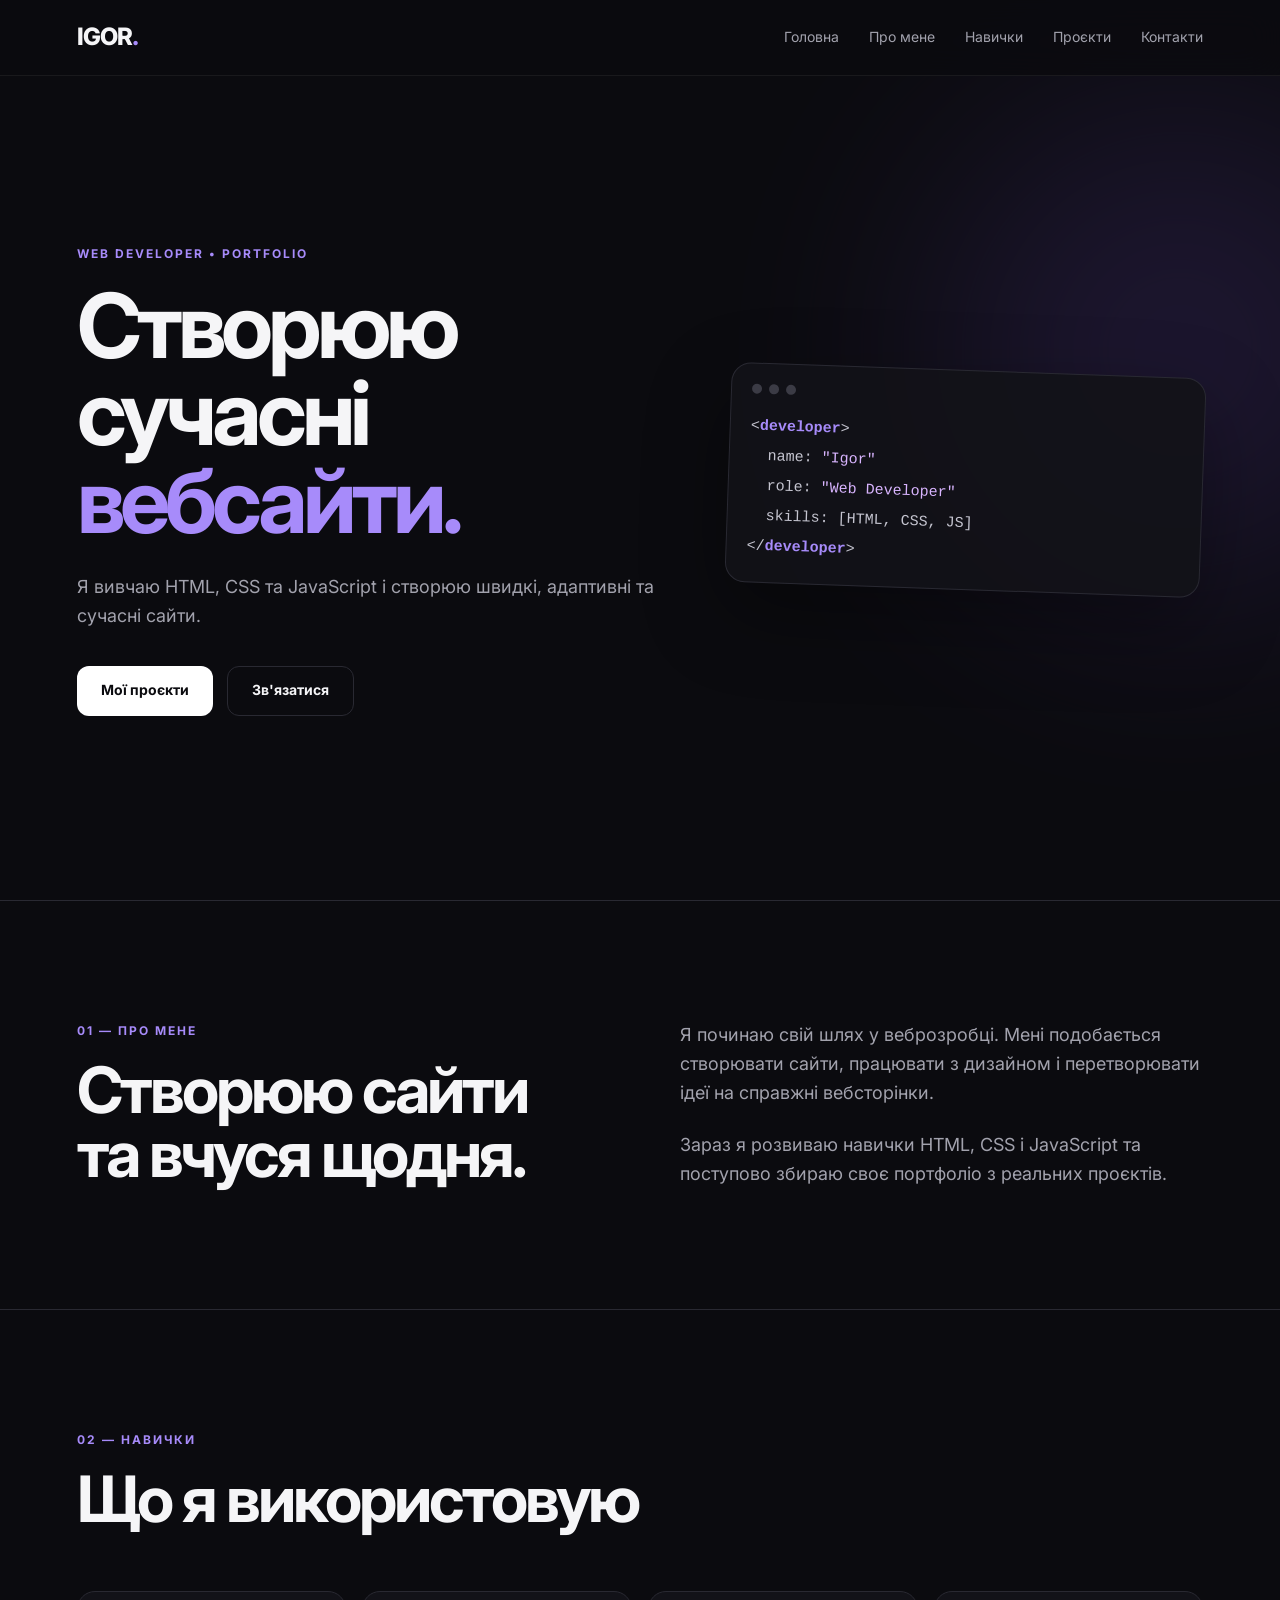
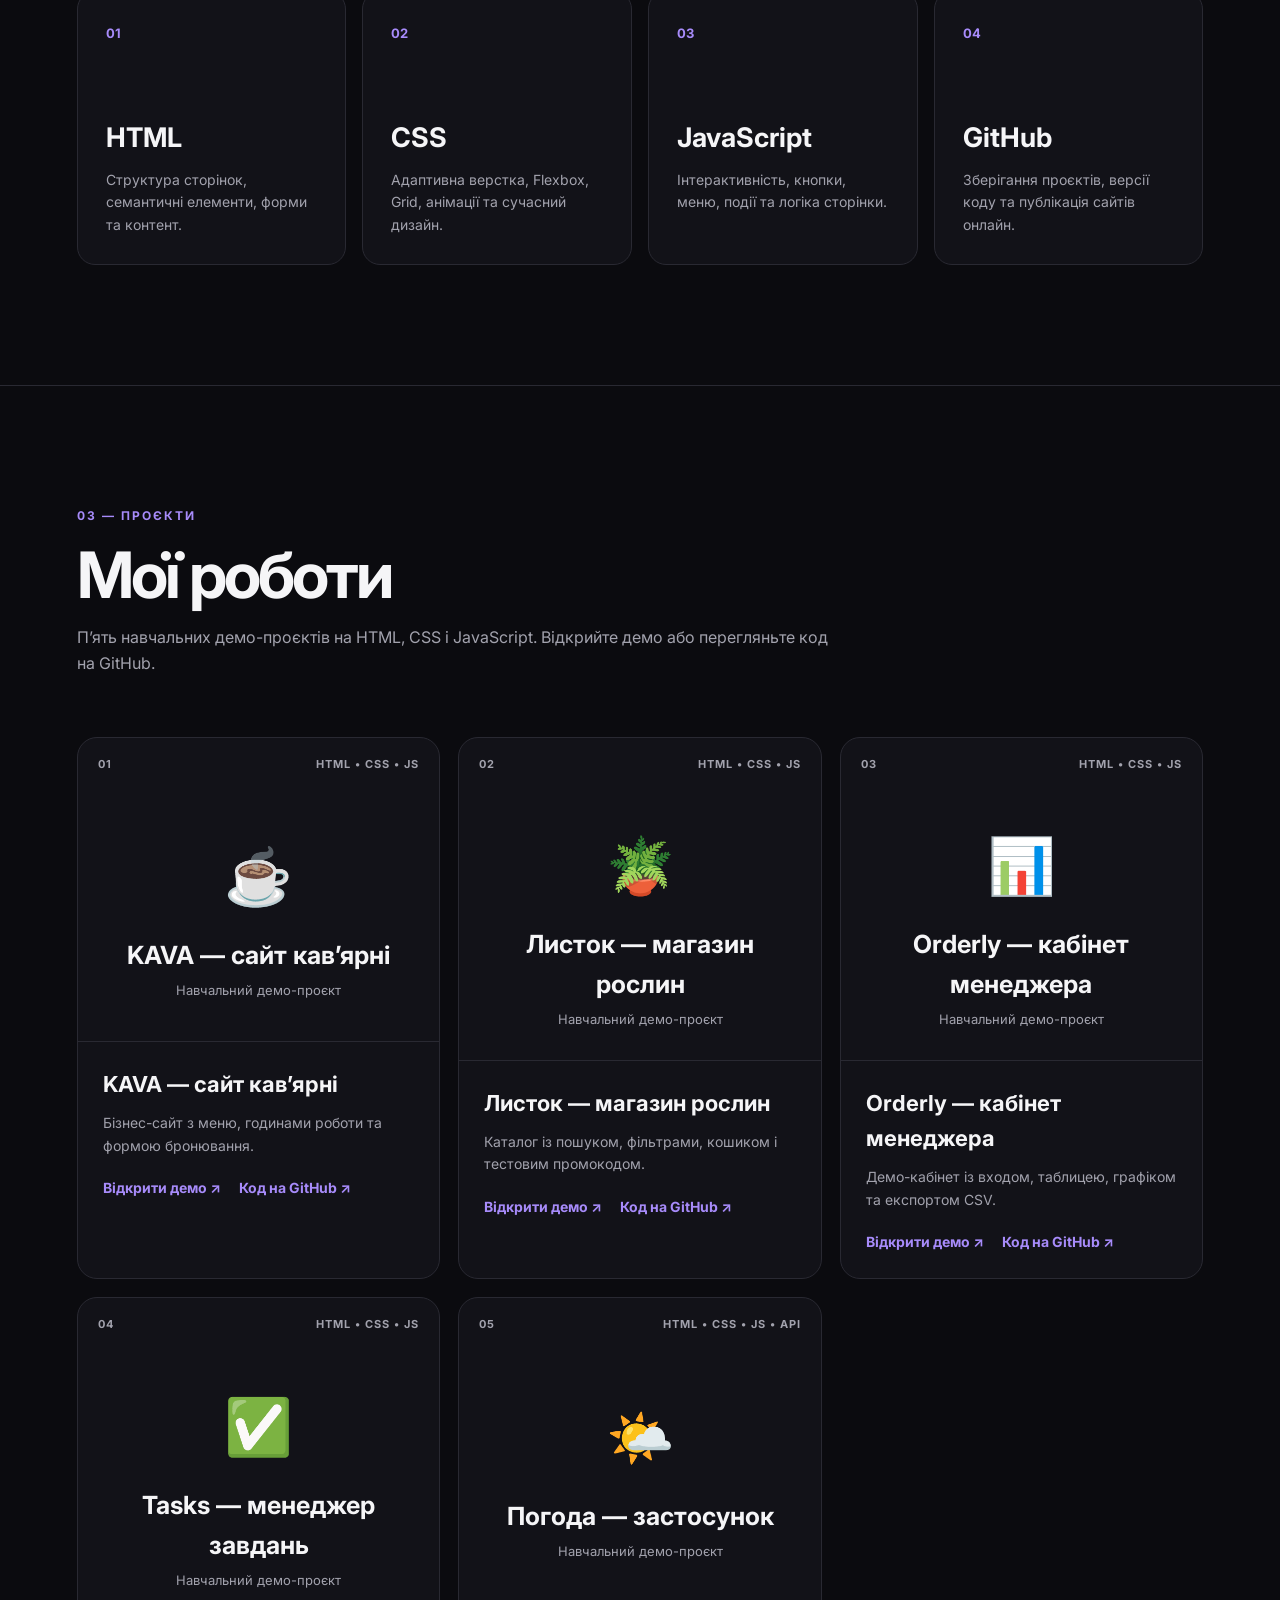
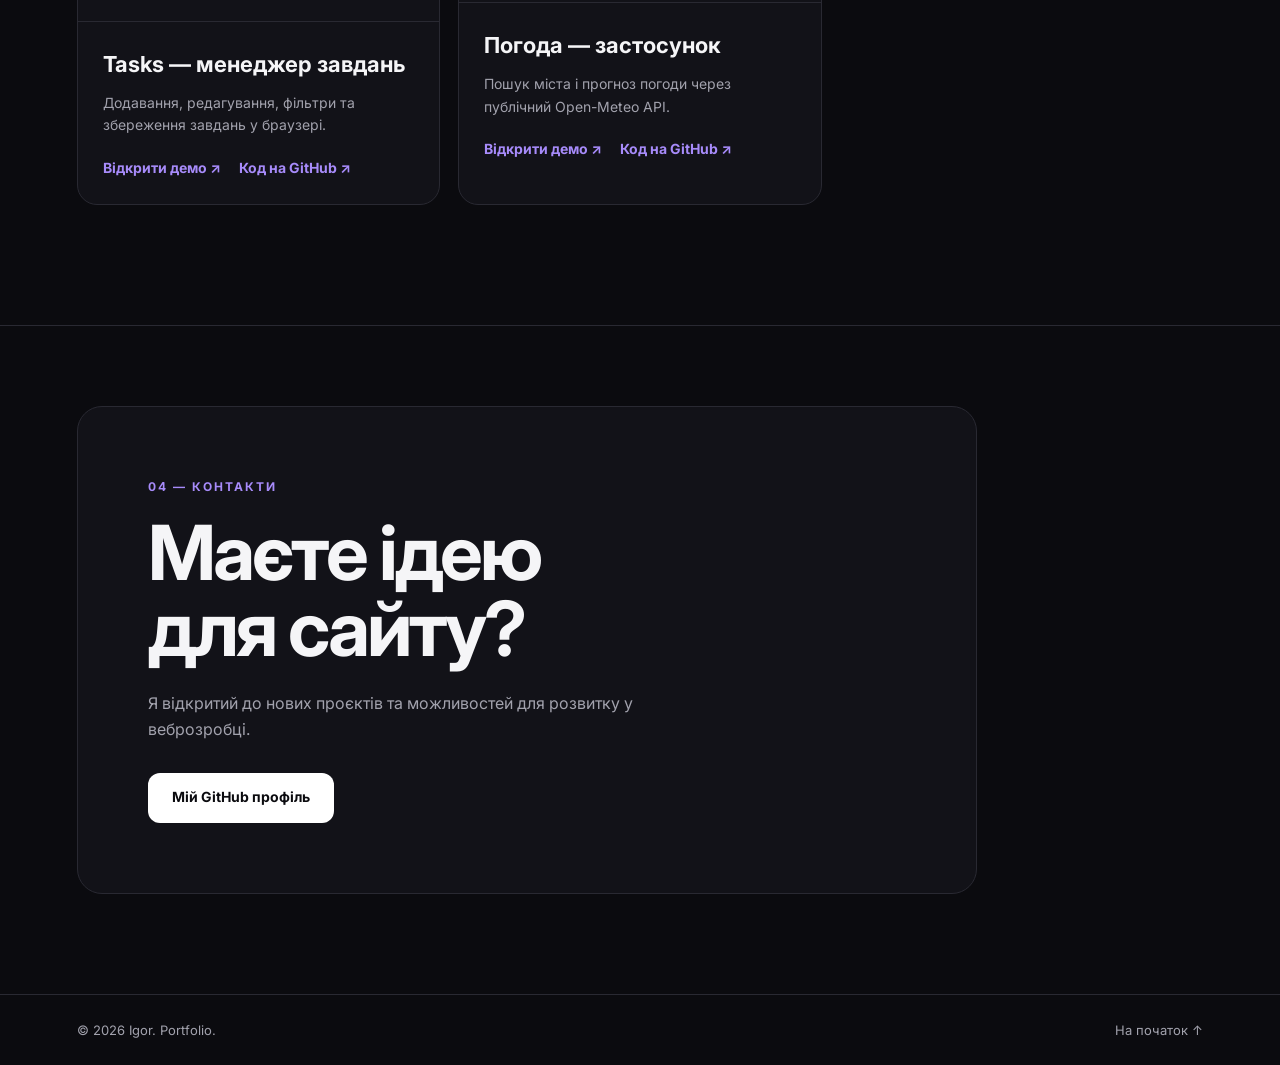
<file: index.html>
<!DOCTYPE html>
<html lang="uk">
<head>
    <meta charset="UTF-8">
    <meta name="viewport" content="width=device-width, initial-scale=1.0">
    <meta name="description" content="Портфоліо веброзробника">
    <title>Ігор | Web Developer</title>
    <link rel="stylesheet" href="style.css">
</head>

<body>

    <header class="header">
        <a href="#home" class="logo">IGOR<span>.</span></a>

        <nav class="nav">
            <a href="#home">Головна</a>
            <a href="#about">Про мене</a>
            <a href="#skills">Навички</a>
            <a href="#projects">Проєкти</a>
            <a href="#contact">Контакти</a>
        </nav>

        <button class="menu-button" id="menuButton" aria-label="Відкрити меню">☰</button>
    </header>

    <main>

        <section class="hero" id="home">
            <div class="hero-content">
                <p class="eyebrow">WEB DEVELOPER • PORTFOLIO</p>
                <h1>Створюю сучасні<br><span>вебсайти.</span></h1>
                <p class="hero-text">
                    Я вивчаю HTML, CSS та JavaScript і створюю швидкі,
                    адаптивні та сучасні сайти.
                </p>

                <div class="hero-buttons">
                    <a href="#projects" class="button primary">Мої проєкти</a>
                    <a href="#contact" class="button secondary">Зв'язатися</a>
                </div>
            </div>

            <div class="hero-card">
                <div class="code-window">
                    <div class="window-top">
                        <span></span><span></span><span></span>
                    </div>
                    <pre><code>&lt;<b>developer</b>&gt;
  name: <i>"Igor"</i>
  role: <i>"Web Developer"</i>
  skills: [HTML, CSS, JS]
&lt;/<b>developer</b>&gt;</code></pre>
                </div>
            </div>
        </section>

        <section class="section about" id="about">
            <div class="section-heading">
                <p class="eyebrow">01 — ПРО МЕНЕ</p>
                <h2>Створюю сайти<br>та вчуся щодня.</h2>
            </div>

            <div class="about-text">
                <p>
                    Я починаю свій шлях у веброзробці. Мені подобається
                    створювати сайти, працювати з дизайном і перетворювати
                    ідеї на справжні вебсторінки.
                </p>
                <p>
                    Зараз я розвиваю навички HTML, CSS і JavaScript та
                    поступово збираю своє портфоліо з реальних проєктів.
                </p>
            </div>
        </section>

        <section class="section skills" id="skills">
            <div class="section-heading">
                <p class="eyebrow">02 — НАВИЧКИ</p>
                <h2>Що я використовую</h2>
            </div>

            <div class="skills-grid">
                <article class="skill-card">
                    <span class="skill-number">01</span>
                    <h3>HTML</h3>
                    <p>Структура сторінок, семантичні елементи, форми та контент.</p>
                </article>

                <article class="skill-card">
                    <span class="skill-number">02</span>
                    <h3>CSS</h3>
                    <p>Адаптивна верстка, Flexbox, Grid, анімації та сучасний дизайн.</p>
                </article>

                <article class="skill-card">
                    <span class="skill-number">03</span>
                    <h3>JavaScript</h3>
                    <p>Інтерактивність, кнопки, меню, події та логіка сторінки.</p>
                </article>

                <article class="skill-card">
                    <span class="skill-number">04</span>
                    <h3>GitHub</h3>
                    <p>Зберігання проєктів, версії коду та публікація сайтів онлайн.</p>
                </article>
            </div>
        </section>

        <section class="section projects" id="projects">
            <div class="section-heading">
                <p class="eyebrow">03 — ПРОЄКТИ</p>
                <h2>Мої роботи</h2>
                <p class="portfolio-note">П’ять навчальних демо-проєктів на HTML, CSS і JavaScript. Відкрийте демо або перегляньте код на GitHub.</p>
            </div>

            <div class="projects-grid">
                <article class="project-card">
                    <div class="project-top">
                        <span>01</span>
                        <span>HTML • CSS • JS</span>
                    </div>
                    <div class="project-preview">
                        <div class="preview-icon">☕</div>
                        <h3>KAVA — сайт кав’ярні</h3>
                        <p>Навчальний демо-проєкт</p>
                    </div>
                    <div class="project-info">
                        <h3>KAVA — сайт кав’ярні</h3>
                        <p>Бізнес-сайт з меню, годинами роботи та формою бронювання.</p>
                        <div class="project-actions">
                            <a href="projects/cafe/index.html" class="project-link">Відкрити демо ↗</a>
                            <a href="https://github.com/igorplatosin70-dot/portfolio/tree/main/projects/cafe" class="project-link" target="_blank" rel="noopener noreferrer">Код на GitHub ↗</a>
                        </div>
                    </div>
                </article>

                <article class="project-card">
                    <div class="project-top">
                        <span>02</span>
                        <span>HTML • CSS • JS</span>
                    </div>
                    <div class="project-preview">
                        <div class="preview-icon">🪴</div>
                        <h3>Листок — магазин рослин</h3>
                        <p>Навчальний демо-проєкт</p>
                    </div>
                    <div class="project-info">
                        <h3>Листок — магазин рослин</h3>
                        <p>Каталог із пошуком, фільтрами, кошиком і тестовим промокодом.</p>
                        <div class="project-actions">
                            <a href="projects/store/index.html" class="project-link">Відкрити демо ↗</a>
                            <a href="https://github.com/igorplatosin70-dot/portfolio/tree/main/projects/store" class="project-link" target="_blank" rel="noopener noreferrer">Код на GitHub ↗</a>
                        </div>
                    </div>
                </article>

                <article class="project-card">
                    <div class="project-top">
                        <span>03</span>
                        <span>HTML • CSS • JS</span>
                    </div>
                    <div class="project-preview">
                        <div class="preview-icon">📊</div>
                        <h3>Orderly — кабінет менеджера</h3>
                        <p>Навчальний демо-проєкт</p>
                    </div>
                    <div class="project-info">
                        <h3>Orderly — кабінет менеджера</h3>
                        <p>Демо-кабінет із входом, таблицею, графіком та експортом CSV.</p>
                        <div class="project-actions">
                            <a href="projects/dashboard/index.html" class="project-link">Відкрити демо ↗</a>
                            <a href="https://github.com/igorplatosin70-dot/portfolio/tree/main/projects/dashboard" class="project-link" target="_blank" rel="noopener noreferrer">Код на GitHub ↗</a>
                        </div>
                    </div>
                </article>

                <article class="project-card">
                    <div class="project-top">
                        <span>04</span>
                        <span>HTML • CSS • JS</span>
                    </div>
                    <div class="project-preview">
                        <div class="preview-icon">✅</div>
                        <h3>Tasks — менеджер завдань</h3>
                        <p>Навчальний демо-проєкт</p>
                    </div>
                    <div class="project-info">
                        <h3>Tasks — менеджер завдань</h3>
                        <p>Додавання, редагування, фільтри та збереження завдань у браузері.</p>
                        <div class="project-actions">
                            <a href="projects/tasks/index.html" class="project-link">Відкрити демо ↗</a>
                            <a href="https://github.com/igorplatosin70-dot/portfolio/tree/main/projects/tasks" class="project-link" target="_blank" rel="noopener noreferrer">Код на GitHub ↗</a>
                        </div>
                    </div>
                </article>

                <article class="project-card">
                    <div class="project-top">
                        <span>05</span>
                        <span>HTML • CSS • JS • API</span>
                    </div>
                    <div class="project-preview">
                        <div class="preview-icon">🌤️</div>
                        <h3>Погода — застосунок</h3>
                        <p>Навчальний демо-проєкт</p>
                    </div>
                    <div class="project-info">
                        <h3>Погода — застосунок</h3>
                        <p>Пошук міста і прогноз погоди через публічний Open-Meteo API.</p>
                        <div class="project-actions">
                            <a href="projects/weather/index.html" class="project-link">Відкрити демо ↗</a>
                            <a href="https://github.com/igorplatosin70-dot/portfolio/tree/main/projects/weather" class="project-link" target="_blank" rel="noopener noreferrer">Код на GitHub ↗</a>
                        </div>
                    </div>
                </article>
            </div>
        </section>

        <section class="section contact" id="contact">
            <div class="contact-box">
                <p class="eyebrow">04 — КОНТАКТИ</p>
                <h2>Маєте ідею<br>для сайту?</h2>
                <p>
                    Я відкритий до нових проєктів та можливостей
                    для розвитку у веброзробці.
                </p>

                <a class="button primary" href="https://github.com/igorplatosin70-dot" target="_blank" rel="noopener noreferrer">
                    Мій GitHub профіль
                </a>
            </div>
        </section>

    </main>

    <footer class="footer">
        <p>© 2026 Igor. Portfolio.</p>
        <a href="#home">На початок ↑</a>
    </footer>


    <script src="script.js"></script>
</body>
</html>
</file>
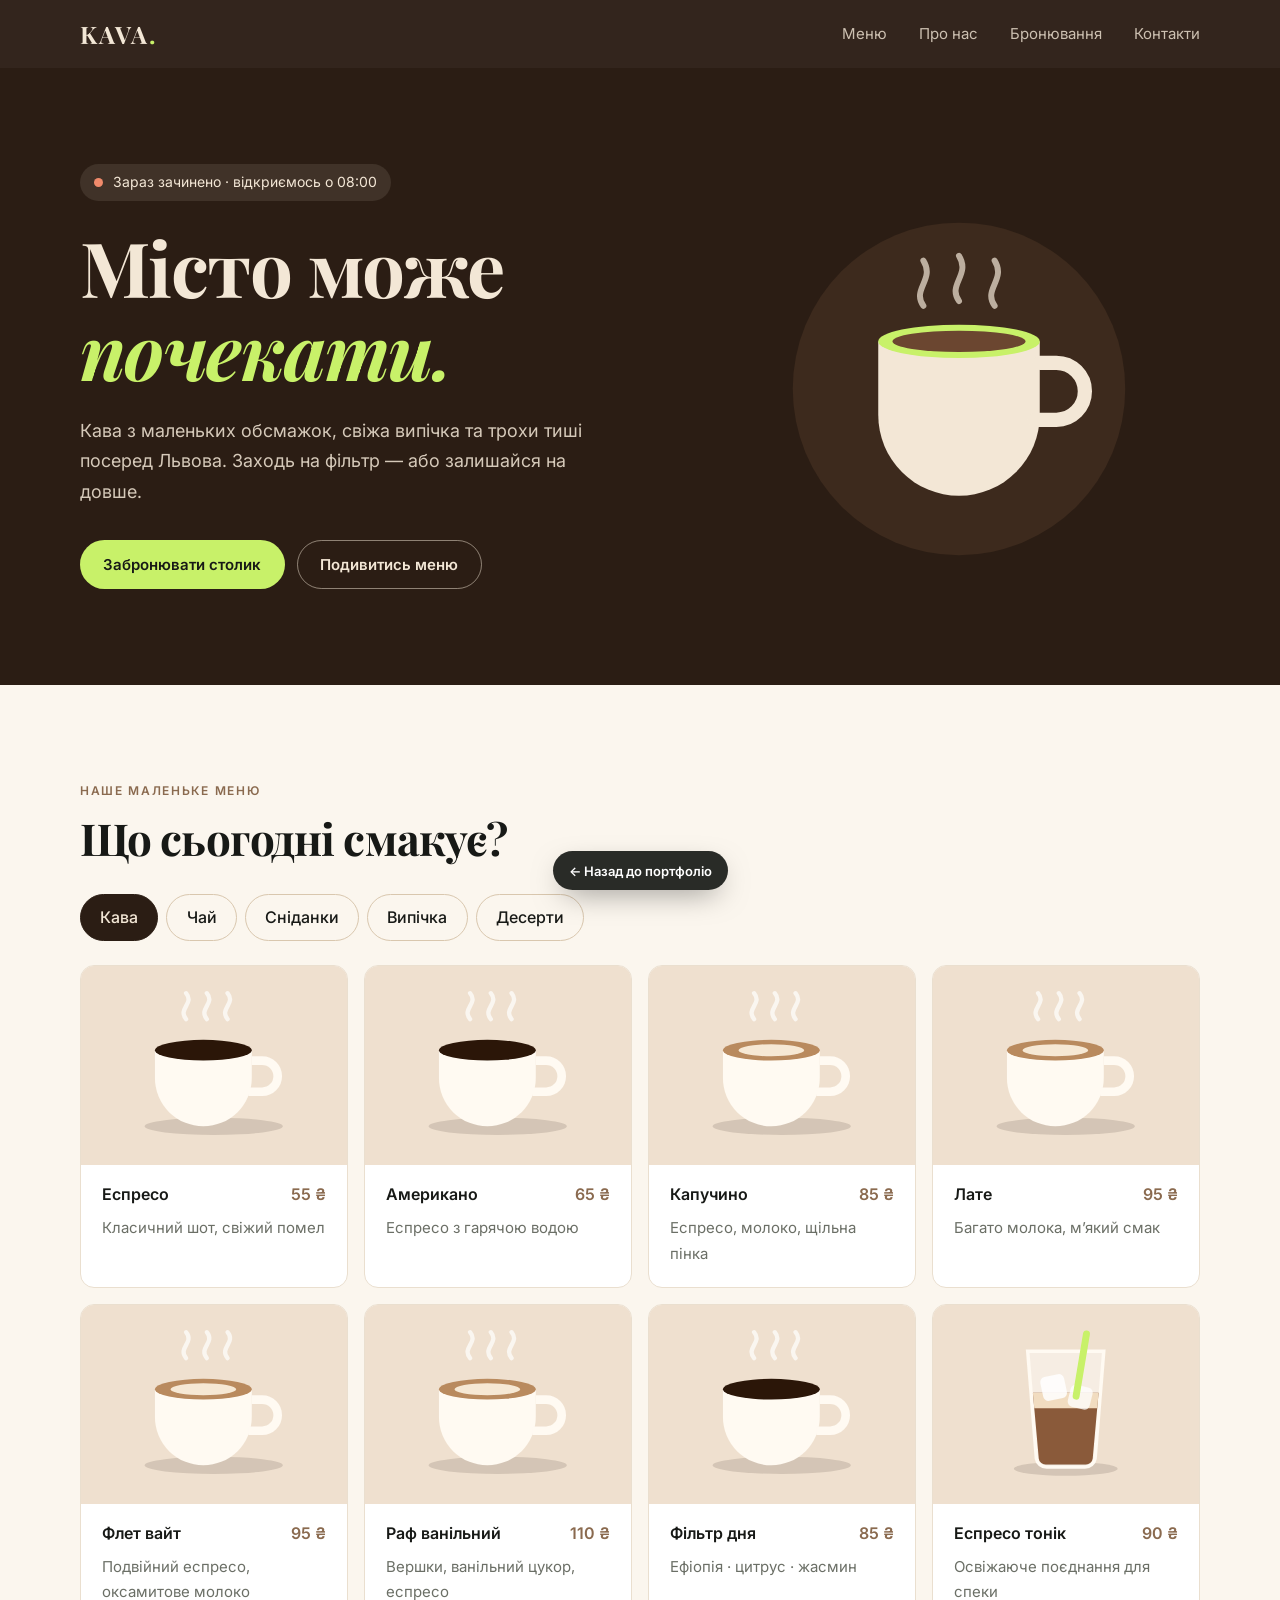
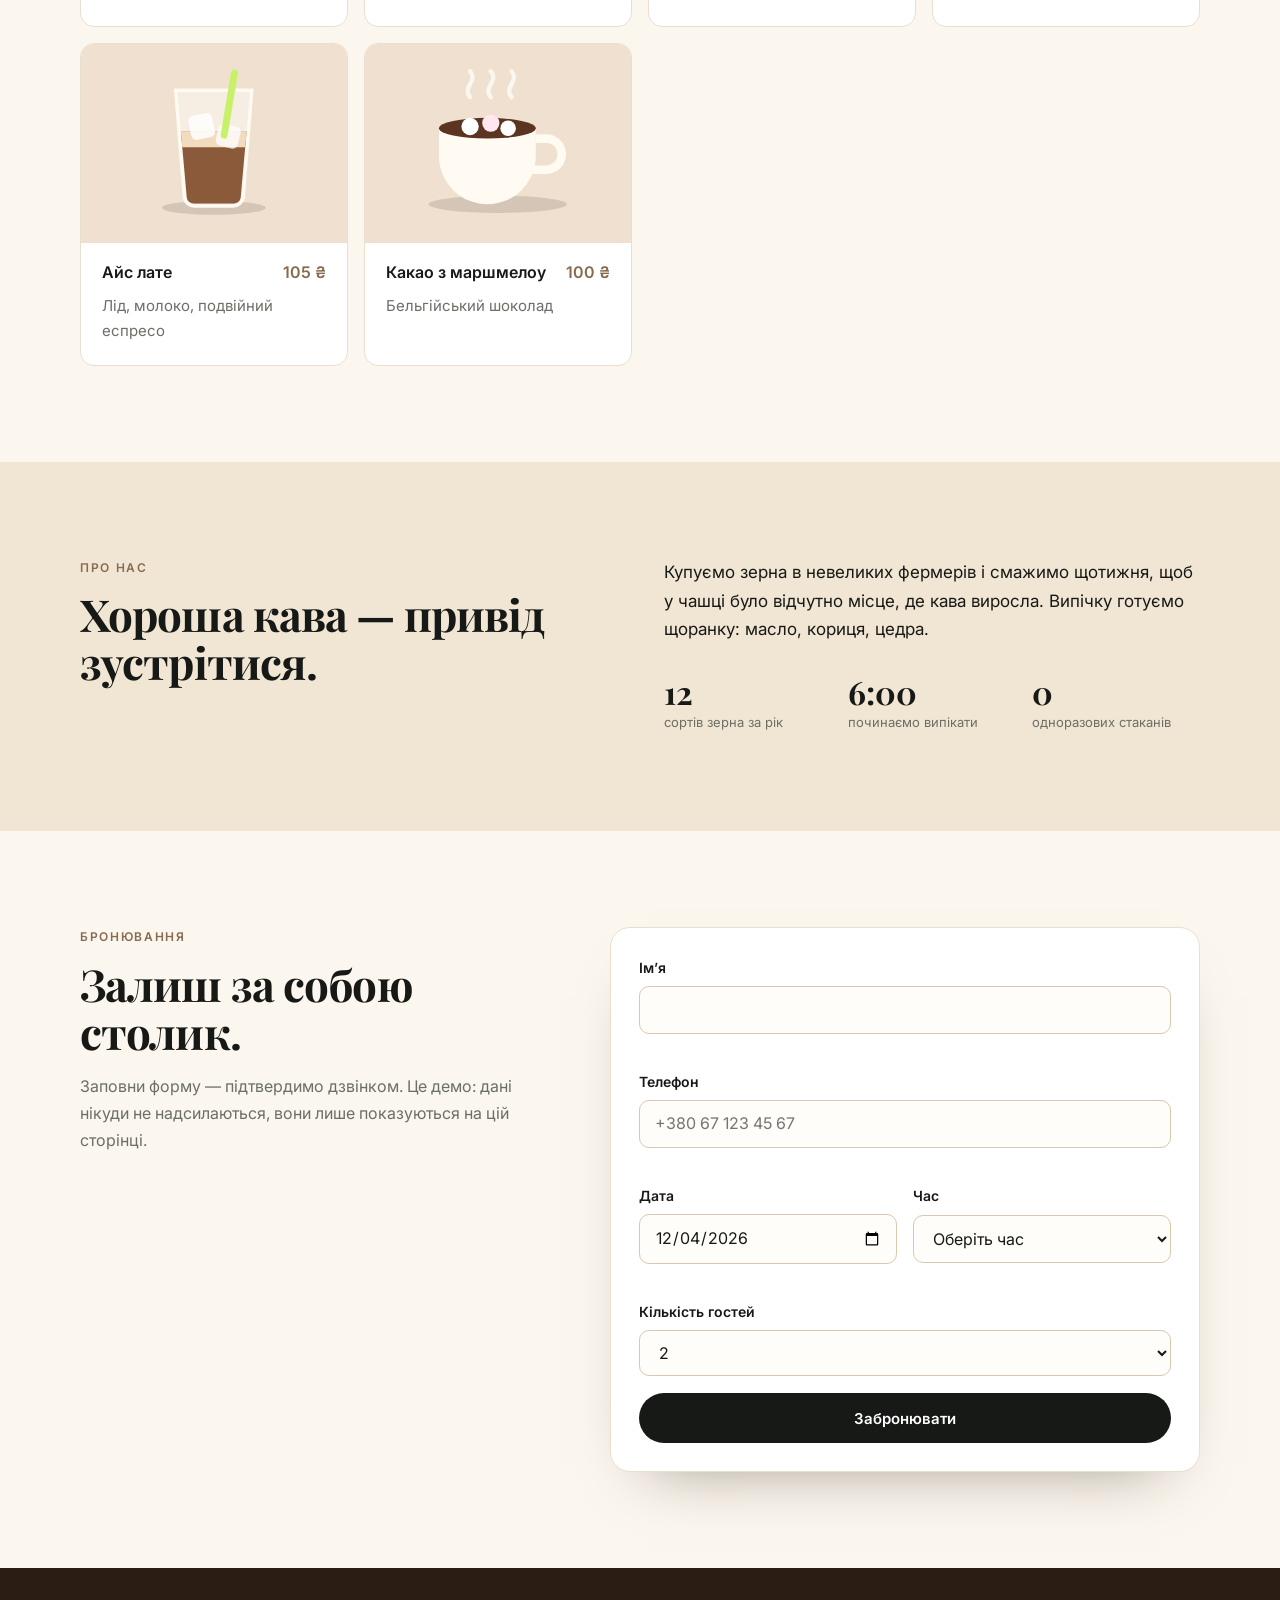
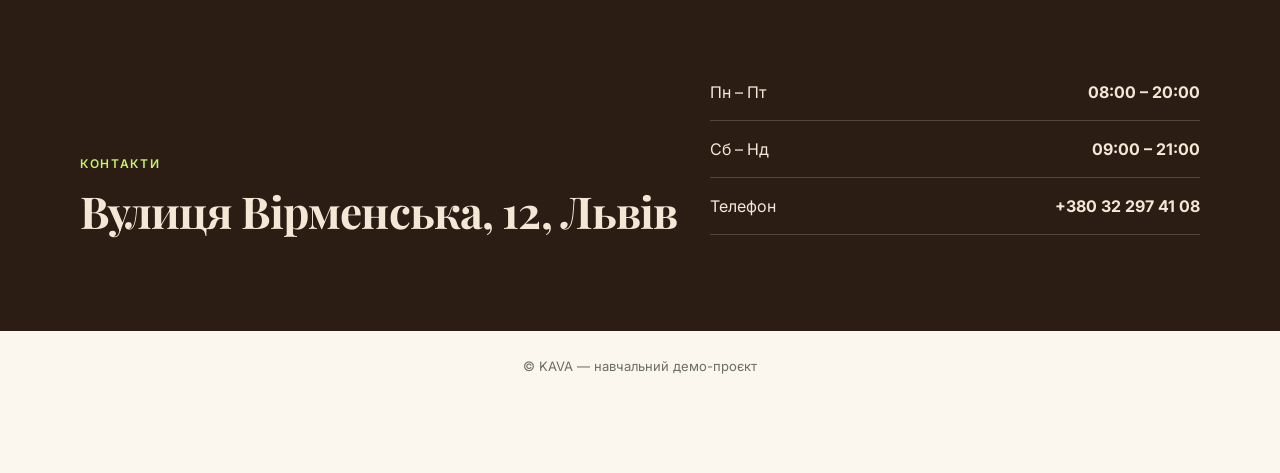
<file: projects/cafe/index.html>
<!doctype html>
<html lang="uk">
<head>
  <meta charset="UTF-8">
  <meta name="viewport" content="width=device-width, initial-scale=1.0">
  <meta name="theme-color" content="#2b1d14">
  <meta name="description" content="Демо-сайт кав’ярні: меню з категоріями, статус «відкрито/зачинено» та форма бронювання столика з валідацією.">
  <title>KAVA — сайт кав’ярні (демо)</title>
  <link rel="preconnect" href="https://fonts.googleapis.com">
  <link rel="preconnect" href="https://fonts.gstatic.com" crossorigin>
  <link href="https://fonts.googleapis.com/css2?family=Inter:wght@400;500;600&family=Playfair+Display:ital,wght@0,600;0,700;1,600&display=swap" rel="stylesheet">
  <link rel="stylesheet" href="../../assets/base.css">
  <link rel="stylesheet" href="style.css">
</head>
<body class="has-demo-bar">
  <header class="top">
    <div class="wrap top-in">
      <a class="logo" href="#home">KAVA<span>.</span></a>
      <button class="burger" aria-expanded="false" aria-controls="menu-nav" aria-label="Відкрити меню"><span></span><span></span></button>
      <nav id="menu-nav" class="nav" aria-label="Головна навігація">
        <a href="#menu">Меню</a><a href="#about">Про нас</a><a href="#book">Бронювання</a><a href="#visit">Контакти</a>
      </nav>
    </div>
  </header>

  <main>
    <section id="home" class="hero">
      <div class="wrap hero-in">
        <div class="hero-copy">
          <p id="open-status" class="status" role="status"><span class="dot"></span><span class="status-text">Перевіряю години роботи…</span></p>
          <h1>Місто може <em>почекати.</em></h1>
          <p class="lead">Кава з маленьких обсмажок, свіжа випічка та трохи тиші посеред Львова. Заходь на фільтр — або залишайся на довше.</p>
          <div class="hero-actions">
            <a class="btn btn-lime" href="#book">Забронювати столик</a>
            <a class="btn btn-line-light" href="#menu">Подивитись меню</a>
          </div>
        </div>
        <div class="hero-art" aria-hidden="true">
          <svg viewBox="0 0 320 320" role="img"><circle cx="160" cy="170" r="140" fill="#3d2a1d"/>
            <path d="M92 130h136v62a68 68 0 0 1-68 68 68 68 0 0 1-68-68z" fill="#f3e7d6"/>
            <path d="M228 148h14a24 24 0 0 1 0 48h-18" fill="none" stroke="#f3e7d6" stroke-width="12" stroke-linecap="round"/>
            <ellipse cx="160" cy="130" rx="68" ry="14" fill="#c8f169"/><ellipse cx="160" cy="130" rx="56" ry="9" fill="#6b4630"/>
            <path class="steam" d="M130 100c-10-14 10-22 0-38M160 96c-10-14 10-22 0-38M190 100c-10-14 10-22 0-38" fill="none" stroke="#f3e7d6" stroke-width="5" stroke-linecap="round" opacity=".7"/></svg>
        </div>
      </div>
    </section>

    <section id="menu" class="block">
      <div class="wrap">
        <p class="eyebrow">Наше маленьке меню</p>
        <h2>Що сьогодні смакує?</h2>
        <div class="tabs" role="tablist" aria-label="Категорії меню"></div>
        <ul id="menu-list" class="menu-list" role="tabpanel"></ul>
      </div>
    </section>

    <section id="about" class="block alt">
      <div class="wrap about">
        <div>
          <p class="eyebrow">Про нас</p>
          <h2>Хороша кава — привід зустрітися.</h2>
        </div>
        <div class="about-text">
          <p>Купуємо зерна в невеликих фермерів і смажимо щотижня, щоб у чашці було відчутно місце, де кава виросла. Випічку готуємо щоранку: масло, кориця, цедра.</p>
          <ul class="facts">
            <li><b>12</b><span>сортів зерна за рік</span></li>
            <li><b>6:00</b><span>починаємо випікати</span></li>
            <li><b>0</b><span>одноразових стаканів</span></li>
          </ul>
        </div>
      </div>
    </section>

    <section id="book" class="block">
      <div class="wrap book">
        <div>
          <p class="eyebrow">Бронювання</p>
          <h2>Залиш за собою столик.</h2>
          <p class="muted">Заповни форму — підтвердимо дзвінком. Це демо: дані нікуди не надсилаються, вони лише показуються на цій сторінці.</p>
        </div>
        <form id="booking" class="form" novalidate>
          <div class="field"><label for="b-name">Ім’я</label><input id="b-name" name="name" autocomplete="name" required><small class="err" data-for="name"></small></div>
          <div class="field"><label for="b-phone">Телефон</label><input id="b-phone" name="phone" type="tel" inputmode="tel" autocomplete="tel" placeholder="+380 67 123 45 67" required><small class="err" data-for="phone"></small></div>
          <div class="row">
            <div class="field"><label for="b-date">Дата</label><input id="b-date" name="date" type="date" required><small class="err" data-for="date"></small></div>
            <div class="field"><label for="b-time">Час</label><select id="b-time" name="time" required></select><small class="err" data-for="time"></small></div>
          </div>
          <div class="field"><label for="b-guests">Кількість гостей</label>
            <select id="b-guests" name="guests"><option>1</option><option selected>2</option><option>3</option><option>4</option><option>5</option><option>6</option></select></div>
          <button class="btn btn-dark" type="submit">Забронювати</button>
          <p id="book-result" class="result" role="status" hidden></p>
        </form>
      </div>
    </section>

    <section id="visit" class="block dark">
      <div class="wrap visit">
        <div><p class="eyebrow">Контакти</p><h2>Вулиця Вірменська, 12, Львів</h2></div>
        <ul class="hours">
          <li><span>Пн – Пт</span><b>08:00 – 20:00</b></li>
          <li><span>Сб – Нд</span><b>09:00 – 21:00</b></li>
          <li><span>Телефон</span><b>+380 32 297 41 08</b></li>
        </ul>
      </div>
    </section>
  </main>

  <footer class="foot"><div class="wrap">© KAVA — навчальний демо-проєкт</div></footer>

  <div class="demo-bar"><a href="../../index.html#work">← Назад до портфоліо</a></div>
  <script src="main.js"></script>
</body>
</html>
</file>
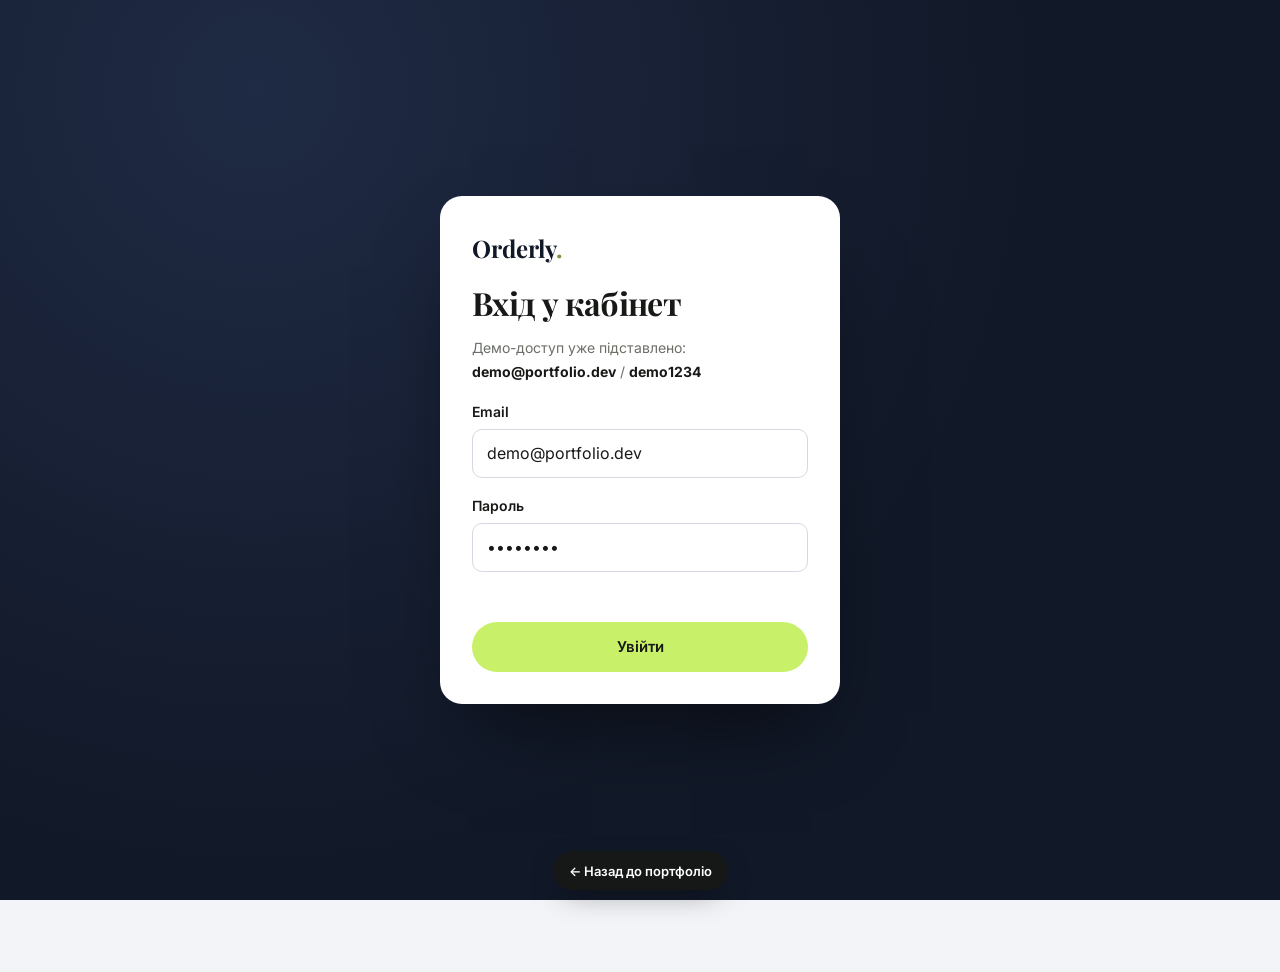
<file: projects/dashboard/index.html>
<!doctype html>
<html lang="uk">
<head>
  <meta charset="UTF-8">
  <meta name="viewport" content="width=device-width, initial-scale=1.0">
  <meta name="theme-color" content="#111827">
  <meta name="description" content="Демо вебзастосунку: вхід, особистий кабінет, таблиця замовлень із пошуком, сортуванням і зміною статусів, графік та експорт у CSV.">
  <title>Orderly — кабінет менеджера (демо)</title>
  <link rel="preconnect" href="https://fonts.googleapis.com">
  <link rel="preconnect" href="https://fonts.gstatic.com" crossorigin>
  <link href="https://fonts.googleapis.com/css2?family=Inter:wght@400;500;600;700&family=Playfair+Display:wght@600;700&display=swap" rel="stylesheet">
  <link rel="stylesheet" href="../../assets/base.css">
  <link rel="stylesheet" href="style.css">
</head>
<body class="has-demo-bar">
  <!-- Екран входу -->
  <section id="login" class="login" hidden>
    <form id="login-form" class="login-card" novalidate>
      <p class="logo">Orderly<span>.</span></p>
      <h1>Вхід у кабінет</h1>
      <p class="hint">Демо-доступ уже підставлено: <b>demo@portfolio.dev</b> / <b>demo1234</b></p>
      <div class="field"><label for="email">Email</label><input id="email" type="email" autocomplete="username" value="demo@portfolio.dev" required></div>
      <div class="field"><label for="pass">Пароль</label><input id="pass" type="password" autocomplete="current-password" value="demo1234" required></div>
      <p id="login-err" class="err" role="alert"></p>
      <button class="btn btn-lime wide" type="submit">Увійти</button>
    </form>
  </section>

  <!-- Застосунок -->
  <div id="app" class="app" hidden>
    <header class="bar">
      <p class="logo">Orderly<span>.</span></p>
      <div class="bar-right"><span id="who" class="who"></span><button id="logout" class="btn btn-line-light" type="button">Вийти</button></div>
    </header>
    <main class="wrap main">
      <h1>Огляд замовлень</h1>
      <section class="kpis" id="kpis" aria-label="Ключові показники"></section>

      <section class="panel">
        <h2>Виручка за 7 днів</h2>
        <div id="chart" class="chart" role="img" aria-label="Стовпчаста діаграма виручки за останні 7 днів"></div>
      </section>

      <section class="panel">
        <div class="panel-head">
          <h2>Замовлення</h2>
          <div class="controls">
            <label class="sr-only" for="search">Пошук</label><input id="search" type="search" placeholder="Пошук: клієнт, товар або №…" autocomplete="off">
            <label class="sr-only" for="status">Статус</label>
            <select id="status"><option value="">Усі статуси</option><option>Нове</option><option>В обробці</option><option>Відправлено</option><option>Скасовано</option></select>
            <button id="export" class="btn btn-dark" type="button">Експорт CSV</button>
          </div>
        </div>
        <div class="table-wrap">
          <table>
            <thead><tr>
              <th scope="col"><button data-sort="id">№</button></th>
              <th scope="col"><button data-sort="customer">Клієнт</button></th>
              <th scope="col"><button data-sort="product">Товар</button></th>
              <th scope="col"><button data-sort="date">Дата</button></th>
              <th scope="col" class="num"><button data-sort="amount">Сума</button></th>
              <th scope="col">Статус</th>
            </tr></thead>
            <tbody id="rows"></tbody>
          </table>
        </div>
        <p id="no-rows" class="empty" hidden>За цими умовами замовлень немає.</p>
        <div class="pager"><button id="prev" class="btn btn-line" type="button">← Назад</button><span id="page-info" aria-live="polite"></span><button id="next" class="btn btn-line" type="button">Далі →</button></div>
      </section>
    </main>
  </div>

  <div class="demo-bar"><a href="../../index.html#work">← Назад до портфоліо</a></div>
  <script src="main.js"></script>
</body>
</html>
</file>
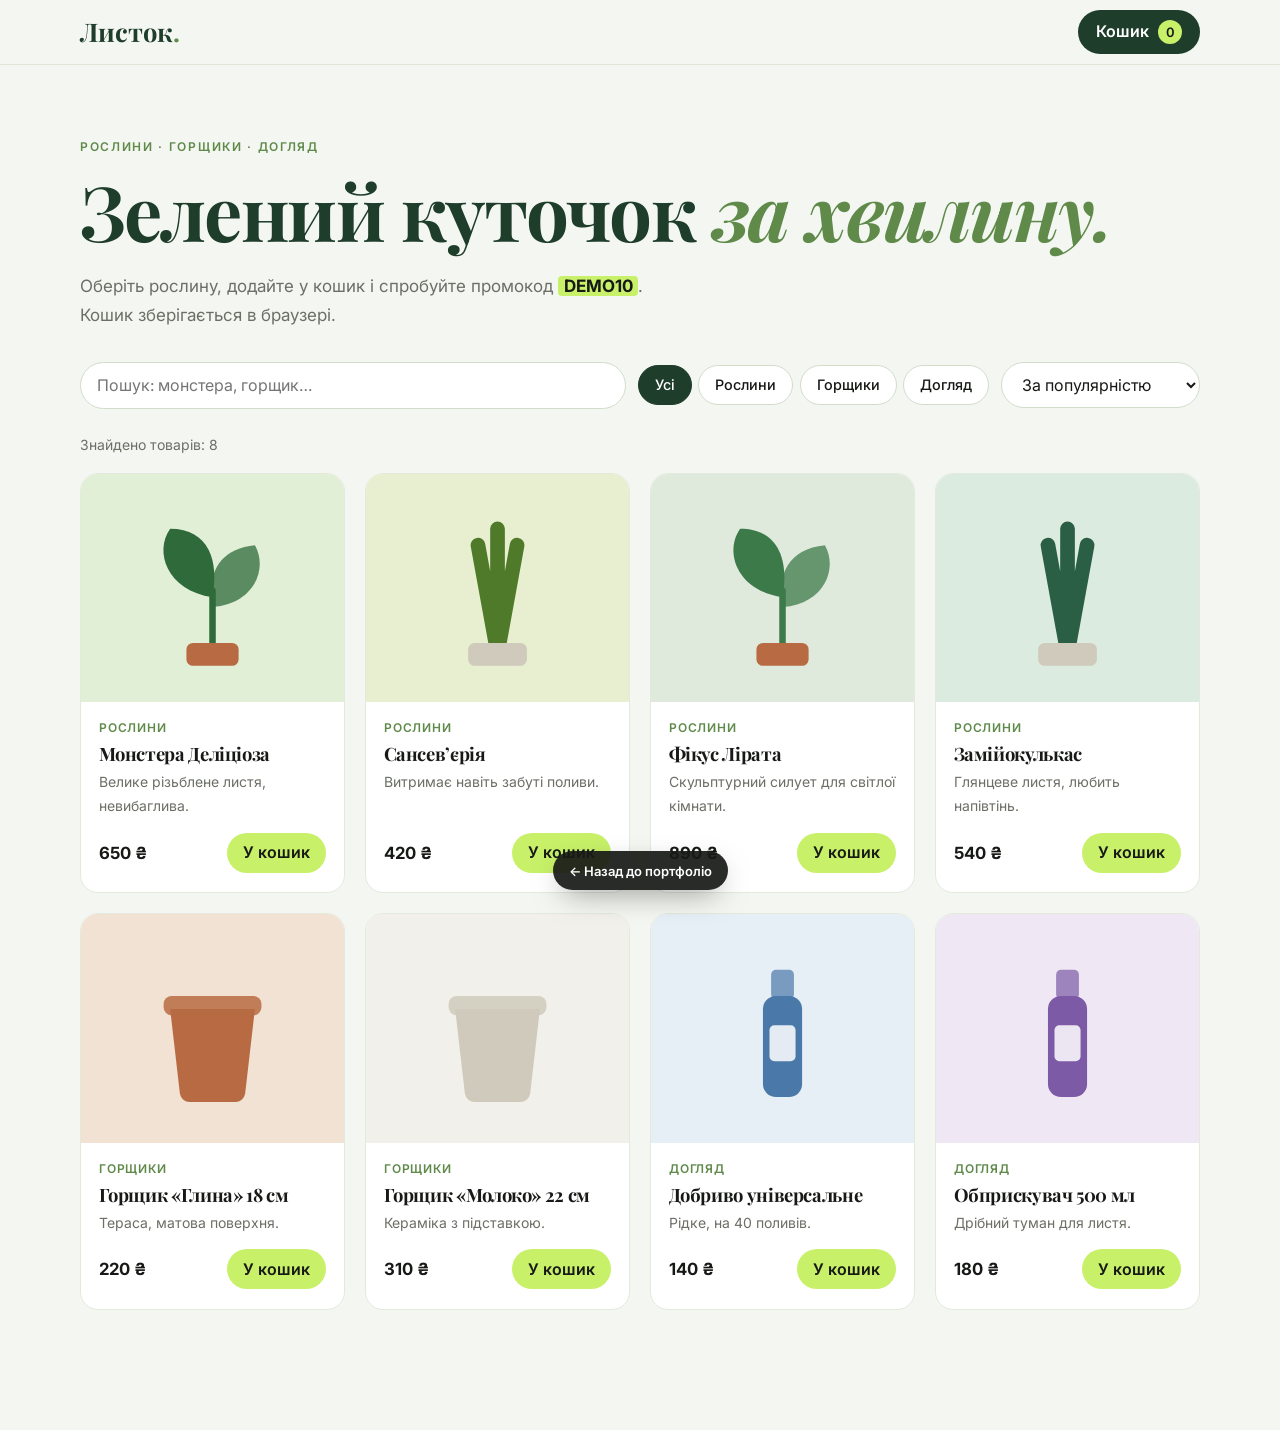
<file: projects/store/index.html>
<!doctype html>
<html lang="uk">
<head>
  <meta charset="UTF-8">
  <meta name="viewport" content="width=device-width, initial-scale=1.0">
  <meta name="theme-color" content="#1f3d2b">
  <meta name="description" content="Демо інтернет-магазину рослин: каталог, пошук, фільтри, сортування та робочий кошик із промокодом.">
  <title>Листок — інтернет-магазин (демо)</title>
  <link rel="preconnect" href="https://fonts.googleapis.com">
  <link rel="preconnect" href="https://fonts.gstatic.com" crossorigin>
  <link href="https://fonts.googleapis.com/css2?family=Inter:wght@400;500;600&family=Playfair+Display:ital,wght@0,600;0,700;1,600&display=swap" rel="stylesheet">
  <link rel="stylesheet" href="../../assets/base.css">
  <link rel="stylesheet" href="style.css">
</head>
<body class="has-demo-bar">
  <header class="top">
    <div class="wrap top-in">
      <a class="logo" href="#">Листок<span>.</span></a>
      <button id="cart-open" class="cart-btn" aria-haspopup="dialog" aria-controls="drawer">Кошик <span id="cart-count" class="badge">0</span></button>
    </div>
  </header>

  <section class="intro">
    <div class="wrap">
      <p class="eyebrow">Рослини · горщики · догляд</p>
      <h1>Зелений куточок <em>за хвилину.</em></h1>
      <p class="lead">Оберіть рослину, додайте у кошик і спробуйте промокод <b>DEMO10</b>. Кошик зберігається в браузері.</p>
    </div>
  </section>

  <main class="wrap">
    <div class="toolbar">
      <label class="search"><span class="sr-only">Пошук</span><input id="q" type="search" placeholder="Пошук: монстера, горщик…" autocomplete="off"></label>
      <div id="cats" class="cats" role="group" aria-label="Категорії"></div>
      <label class="sort"><span class="sr-only">Сортування</span>
        <select id="sort"><option value="pop">За популярністю</option><option value="asc">Спочатку дешевші</option><option value="desc">Спочатку дорожчі</option><option value="name">За назвою</option></select>
      </label>
    </div>
    <p id="count" class="count" aria-live="polite"></p>
    <ul id="grid" class="grid"></ul>
    <p id="empty" class="empty" hidden>Нічого не знайдено. Спробуйте інший запит або категорію.</p>
  </main>

  <div id="overlay" class="overlay" hidden></div>
  <aside id="drawer" class="drawer" role="dialog" aria-modal="true" aria-labelledby="drawer-title" hidden>
    <div class="drawer-head"><h2 id="drawer-title">Ваш кошик</h2><button id="cart-close" class="icon-btn" aria-label="Закрити кошик">✕</button></div>
    <ul id="cart-list" class="cart-list"></ul>
    <p id="cart-empty" class="cart-empty">Кошик порожній. Додайте щось зелене 🌿</p>
    <div id="cart-foot" class="cart-foot">
      <form id="promo" class="promo" novalidate><label class="sr-only" for="promo-in">Промокод</label><input id="promo-in" placeholder="Промокод (DEMO10)" autocomplete="off"><button class="btn btn-line" type="submit">Застосувати</button></form>
      <p id="promo-msg" class="promo-msg" role="status"></p>
      <dl class="sum">
        <div><dt>Сума</dt><dd id="sum-sub">0 ₴</dd></div>
        <div id="sum-disc-row" hidden><dt>Знижка</dt><dd id="sum-disc">0 ₴</dd></div>
        <div><dt>Доставка</dt><dd id="sum-ship">0 ₴</dd></div>
        <div class="total"><dt>Разом</dt><dd id="sum-total">0 ₴</dd></div>
      </dl>
      <p class="ship-note" id="ship-note"></p>
      <button id="checkout" class="btn btn-dark wide" type="button">Оформити (тест)</button>
      <p id="done" class="done" role="status" hidden></p>
    </div>
  </aside>

  <div class="demo-bar"><a href="../../index.html#work">← Назад до портфоліо</a></div>
  <script src="main.js"></script>
</body>
</html>
</file>
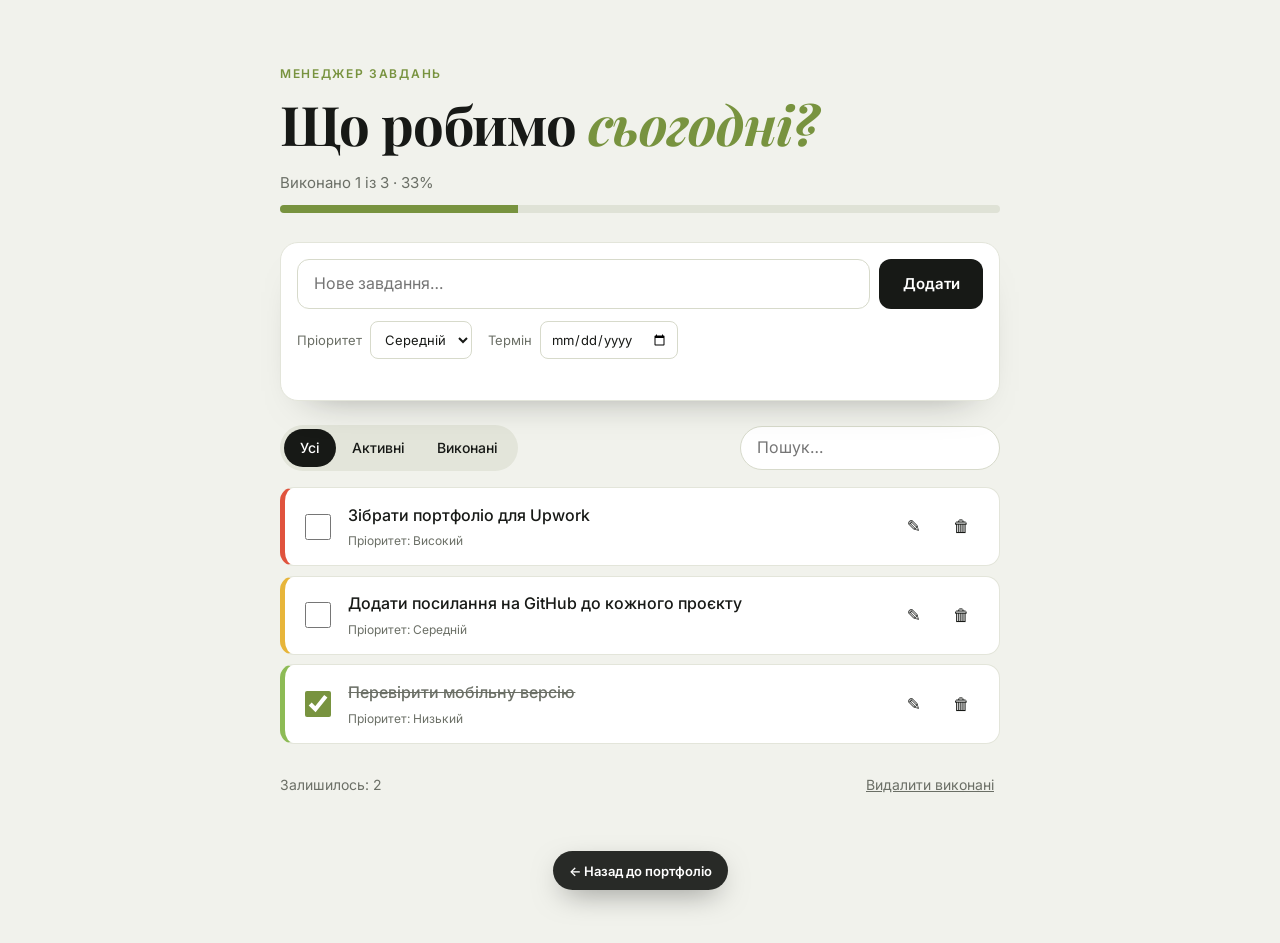
<file: projects/tasks/index.html>
<!doctype html>
<html lang="uk">
<head>
  <meta charset="UTF-8">
  <meta name="viewport" content="width=device-width, initial-scale=1.0">
  <meta name="theme-color" content="#f7f7f4">
  <meta name="description" content="Менеджер завдань: додавання, редагування, видалення, фільтри, пріоритети, терміни, збереження в браузері та обробка помилок.">
  <title>Tasks — менеджер завдань (демо)</title>
  <link rel="preconnect" href="https://fonts.googleapis.com">
  <link rel="preconnect" href="https://fonts.gstatic.com" crossorigin>
  <link href="https://fonts.googleapis.com/css2?family=Inter:wght@400;500;600&family=Playfair+Display:wght@600;700&display=swap" rel="stylesheet">
  <link rel="stylesheet" href="../../assets/base.css">
  <link rel="stylesheet" href="style.css">
</head>
<body class="has-demo-bar">
  <main class="wrap shell">
    <header class="head">
      <p class="eyebrow">Менеджер завдань</p>
      <h1>Що робимо <em>сьогодні?</em></h1>
      <p id="progress-text" class="progress-text" aria-live="polite"></p>
      <div class="progress" aria-hidden="true"><span id="progress-bar"></span></div>
    </header>

    <form id="add" class="add" novalidate>
      <div class="add-main">
        <label class="sr-only" for="title">Нове завдання</label>
        <input id="title" name="title" placeholder="Нове завдання…" maxlength="120" autocomplete="off">
        <button class="btn btn-dark" type="submit">Додати</button>
      </div>
      <div class="add-extra">
        <label>Пріоритет
          <select id="priority" name="priority"><option value="low">Низький</option><option value="mid" selected>Середній</option><option value="high">Високий</option></select>
        </label>
        <label>Термін <input id="due" name="due" type="date"></label>
      </div>
      <p id="form-error" class="form-error" role="alert"></p>
    </form>

    <div class="filters">
      <div id="filter" class="seg" role="group" aria-label="Фільтр">
        <button type="button" data-f="all" aria-pressed="true">Усі</button>
        <button type="button" data-f="active" aria-pressed="false">Активні</button>
        <button type="button" data-f="done" aria-pressed="false">Виконані</button>
      </div>
      <label class="sr-only" for="find">Пошук</label>
      <input id="find" class="find" type="search" placeholder="Пошук…" autocomplete="off">
    </div>

    <p id="storage-warn" class="warn" role="status" hidden>Браузер не дозволяє зберігати дані — завдання зникнуть після перезавантаження.</p>
    <ul id="list" class="list"></ul>
    <p id="empty" class="empty" hidden></p>
    <div class="foot"><span id="left"></span><button id="clear" class="link" type="button">Видалити виконані</button></div>
    <div id="toast" class="toast" role="status" hidden><span id="toast-text"></span><button id="undo" type="button">Скасувати</button></div>
  </main>

  <div class="demo-bar"><a href="../../index.html#work">← Назад до портфоліо</a></div>
  <script src="main.js"></script>
</body>
</html>
</file>
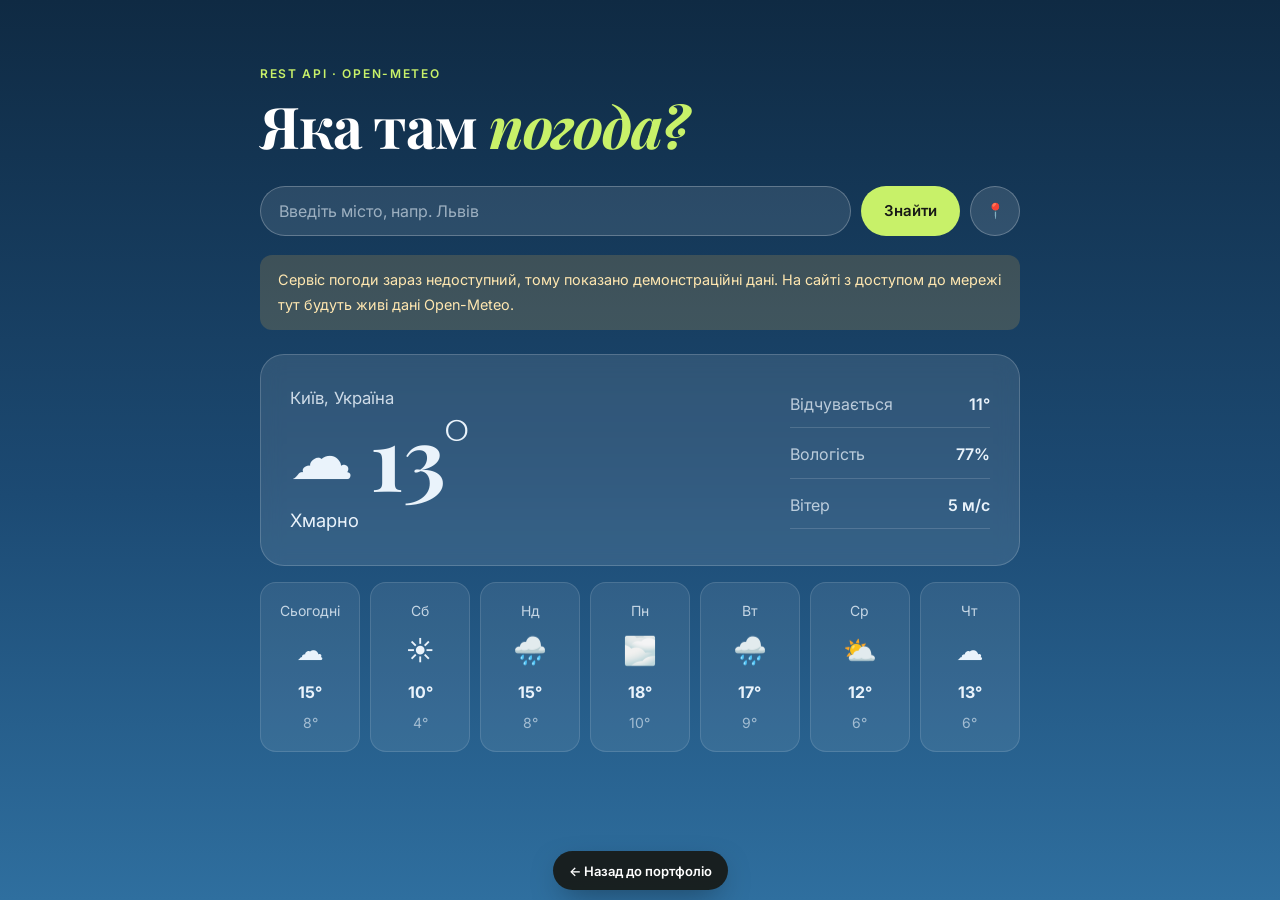
<file: projects/weather/index.html>
<!doctype html>
<html lang="uk">
<head>
  <meta charset="UTF-8">
  <meta name="viewport" content="width=device-width, initial-scale=1.0">
  <meta name="theme-color" content="#0f2a43">
  <meta name="description" content="Погодний застосунок на публічному REST API Open-Meteo: пошук міста, поточна погода, прогноз на 7 днів, обробка помилок.">
  <title>Погода — застосунок на REST API (демо)</title>
  <link rel="preconnect" href="https://fonts.googleapis.com">
  <link rel="preconnect" href="https://fonts.gstatic.com" crossorigin>
  <link href="https://fonts.googleapis.com/css2?family=Inter:wght@400;500;600&family=Playfair+Display:wght@600;700&display=swap" rel="stylesheet">
  <link rel="stylesheet" href="../../assets/base.css">
  <link rel="stylesheet" href="style.css">
</head>
<body class="has-demo-bar">
  <main class="wrap shell">
    <header class="head">
      <p class="eyebrow">REST API · Open-Meteo</p>
      <h1>Яка там <em>погода?</em></h1>
    </header>

    <form id="search" class="search" novalidate>
      <label class="sr-only" for="city">Місто</label>
      <input id="city" placeholder="Введіть місто, напр. Львів" autocomplete="off" maxlength="60">
      <button class="btn btn-lime" type="submit">Знайти</button>
      <button id="geo" class="btn btn-ghost" type="button" title="Визначити моє місцезнаходження">📍</button>
    </form>
    <ul id="suggest" class="suggest" hidden></ul>

    <div id="state" class="state" role="status" aria-live="polite"></div>

    <section id="now" class="now" hidden>
      <div class="now-main">
        <p id="place" class="place"></p>
        <div class="temp-row"><span id="icon" class="icon" aria-hidden="true"></span><span id="temp" class="temp"></span></div>
        <p id="desc" class="desc"></p>
      </div>
      <dl class="facts">
        <div><dt>Відчувається</dt><dd id="feels"></dd></div>
        <div><dt>Вологість</dt><dd id="hum"></dd></div>
        <div><dt>Вітер</dt><dd id="wind"></dd></div>
      </dl>
    </section>

    <section id="week" class="week" aria-label="Прогноз на 7 днів" hidden></section>
  </main>

  <div class="demo-bar"><a href="../../index.html#work">← Назад до портфоліо</a></div>
  <script src="main.js"></script>
</body>
</html>
</file>
<file: style.css>
@import url('https://fonts.googleapis.com/css2?family=Inter:wght@400;500;600;700;800&display=swap');

:root {
    --bg: #0b0b0f;
    --surface: #121218;
    --surface-2: #181820;
    --text: #f5f5f7;
    --muted: #a2a2ad;
    --line: #292932;
    --accent: #8b5cf6;
    --accent-2: #a78bfa;
    --white: #ffffff;
}

* {
    box-sizing: border-box;
    margin: 0;
    padding: 0;
}

html {
    scroll-behavior: smooth;
}

body {
    font-family: 'Inter', Arial, sans-serif;
    background: var(--bg);
    color: var(--text);
    line-height: 1.6;
    overflow-x: hidden;
}

a {
    color: inherit;
    text-decoration: none;
}

button,
a {
    -webkit-tap-highlight-color: transparent;
}

.header {
    position: fixed;
    top: 0;
    left: 0;
    z-index: 100;
    width: 100%;
    height: 76px;
    padding: 0 6%;
    display: flex;
    align-items: center;
    justify-content: space-between;
    background: rgba(11, 11, 15, 0.78);
    backdrop-filter: blur(16px);
    border-bottom: 1px solid rgba(255, 255, 255, 0.06);
}

.logo {
    font-size: 24px;
    font-weight: 800;
    letter-spacing: -1px;
}

.logo span {
    color: var(--accent-2);
}

.nav {
    display: flex;
    gap: 30px;
}

.nav a {
    color: var(--muted);
    font-size: 14px;
    transition: 0.25s ease;
}

.nav a:hover {
    color: var(--white);
}

.menu-button {
    display: none;
    border: 0;
    background: transparent;
    color: var(--white);
    font-size: 25px;
    cursor: pointer;
}

.hero {
    min-height: 100vh;
    padding: 150px 6% 90px;
    display: grid;
    grid-template-columns: 1.1fr 0.9fr;
    align-items: center;
    gap: 70px;
    position: relative;
    overflow: hidden;
}

.hero::before {
    content: "";
    position: absolute;
    width: 500px;
    height: 500px;
    right: -150px;
    top: 100px;
    background: var(--accent);
    opacity: 0.14;
    filter: blur(120px);
    border-radius: 50%;
    pointer-events: none;
}

.hero-content,
.hero-card {
    position: relative;
    z-index: 1;
}

.eyebrow {
    margin-bottom: 18px;
    color: var(--accent-2);
    font-size: 12px;
    font-weight: 700;
    letter-spacing: 2px;
}

.hero h1 {
    max-width: 850px;
    font-size: clamp(50px, 7vw, 96px);
    line-height: 0.98;
    letter-spacing: -5px;
}

.hero h1 span {
    color: var(--accent-2);
}

.hero-text {
    max-width: 620px;
    margin-top: 28px;
    color: var(--muted);
    font-size: 18px;
}

.hero-buttons {
    display: flex;
    gap: 14px;
    margin-top: 35px;
}

.button {
    display: inline-flex;
    align-items: center;
    justify-content: center;
    min-height: 50px;
    padding: 0 24px;
    border-radius: 12px;
    font-size: 14px;
    font-weight: 700;
    transition: 0.25s ease;
}

.button.primary {
    background: var(--white);
    color: #0b0b0f;
}

.button.primary:hover {
    transform: translateY(-3px);
    background: var(--accent-2);
}

.button.secondary {
    border: 1px solid var(--line);
    color: var(--text);
}

.button.secondary:hover {
    transform: translateY(-3px);
    border-color: var(--accent);
}

.code-window {
    padding: 20px;
    background: rgba(18, 18, 24, 0.9);
    border: 1px solid var(--line);
    border-radius: 20px;
    box-shadow: 0 30px 80px rgba(0, 0, 0, 0.35);
    transform: rotate(2deg);
    transition: 0.4s ease;
}

.code-window:hover {
    transform: rotate(0deg) translateY(-8px);
}

.window-top {
    display: flex;
    gap: 7px;
    padding-bottom: 18px;
}

.window-top span {
    width: 10px;
    height: 10px;
    border-radius: 50%;
    background: #3b3b45;
}

.code-window pre {
    overflow: auto;
    color: #c5c5d0;
    font-size: 15px;
    line-height: 2;
}

.code-window b {
    color: var(--accent-2);
}

.code-window i {
    color: #d8b4fe;
    font-style: normal;
}

.section {
    padding: 120px 6%;
    border-top: 1px solid var(--line);
}

.section-heading h2 {
    max-width: 750px;
    font-size: clamp(38px, 5vw, 68px);
    line-height: 1;
    letter-spacing: -3px;
}

.about {
    display: grid;
    grid-template-columns: 1fr 1fr;
    gap: 80px;
}

.about-text {
    max-width: 650px;
    color: var(--muted);
    font-size: 18px;
}

.about-text p + p {
    margin-top: 24px;
}

.skills-grid {
    margin-top: 60px;
    display: grid;
    grid-template-columns: repeat(4, 1fr);
    gap: 16px;
}

.skill-card {
    min-height: 260px;
    padding: 28px;
    background: var(--surface);
    border: 1px solid var(--line);
    border-radius: 18px;
    transition: 0.3s ease;
}

.skill-card:hover {
    transform: translateY(-8px);
    border-color: #454551;
}

.skill-number {
    color: var(--accent-2);
    font-size: 13px;
    font-weight: 700;
}

.skill-card h3 {
    margin-top: 70px;
    font-size: 27px;
}

.skill-card p {
    margin-top: 10px;
    color: var(--muted);
    font-size: 14px;
}

.projects-grid {
    margin-top: 60px;
    display: grid;
    grid-template-columns: repeat(3, 1fr);
    gap: 18px;
}

.project-card {
    overflow: hidden;
    background: var(--surface);
    border: 1px solid var(--line);
    border-radius: 20px;
    transition: 0.3s ease;
}

.project-card:hover {
    transform: translateY(-8px);
    border-color: #454551;
}

.project-top {
    padding: 18px 20px;
    display: flex;
    justify-content: space-between;
    color: var(--muted);
    font-size: 11px;
    font-weight: 700;
    letter-spacing: 1px;
}

.project-preview {
    min-height: 250px;
    display: flex;
    flex-direction: column;
    align-items: center;
    justify-content: center;
    text-align: center;
    padding: 30px;
}

.pizza-preview {
    background: linear-gradient(135deg, #2b1720, #17121c);
}

.law-preview {
    background: linear-gradient(135deg, #17191f, #101114);
}

.construction-preview {
    background: linear-gradient(135deg, #201b12, #121210);
}

.pizza-symbol {
    font-size: 70px;
    margin-bottom: 15px;
}

.preview-icon {
    font-size: 55px;
    margin-bottom: 15px;
}

.project-preview h3 {
    font-size: 25px;
}

.project-preview p {
    margin-top: 5px;
    color: var(--muted);
    font-size: 13px;
}

.project-info {
    padding: 25px;
    border-top: 1px solid var(--line);
}

.project-info h3 {
    font-size: 22px;
}

.project-info p {
    margin-top: 10px;
    color: var(--muted);
    font-size: 14px;
}

.project-link {
    display: inline-block;
    margin-top: 20px;
    color: var(--accent-2);
    font-size: 14px;
    font-weight: 700;
}

.project-status {
    display: inline-block;
    margin-top: 20px;
    padding: 6px 10px;
    border: 1px solid var(--line);
    border-radius: 8px;
    color: var(--muted);
    font-size: 12px;
}

.contact {
    padding-top: 80px;
    padding-bottom: 100px;
}

.contact-box {
    max-width: 900px;
    padding: 70px;
    background: var(--surface);
    border: 1px solid var(--line);
    border-radius: 25px;
}

.contact-box h2 {
    font-size: clamp(42px, 6vw, 76px);
    line-height: 1;
    letter-spacing: -3px;
}

.contact-box > p:not(.eyebrow) {
    max-width: 580px;
    margin: 25px 0 30px;
    color: var(--muted);
}

.footer {
    padding: 25px 6%;
    display: flex;
    justify-content: space-between;
    border-top: 1px solid var(--line);
    color: var(--muted);
    font-size: 13px;
}

.footer a:hover {
    color: var(--white);
}

.toast {
    position: fixed;
    left: 50%;
    bottom: 30px;
    z-index: 200;
    padding: 12px 18px;
    background: var(--white);
    color: #0b0b0f;
    border-radius: 10px;
    font-size: 13px;
    font-weight: 700;
    transform: translate(-50%, 100px);
    opacity: 0;
    transition: 0.3s ease;
}

.toast.show {
    transform: translate(-50%, 0);
    opacity: 1;
}

@media (max-width: 900px) {
    .nav {
        gap: 17px;
    }

    .hero {
        grid-template-columns: 1fr;
    }

    .hero-card {
        max-width: 650px;
    }

    .about {
        grid-template-columns: 1fr;
        gap: 40px;
    }

    .skills-grid {
        grid-template-columns: repeat(2, 1fr);
    }

    .projects-grid {
        grid-template-columns: 1fr;
    }
}

@media (max-width: 650px) {
    .header {
        height: 68px;
        padding: 0 5%;
    }

    .menu-button {
        display: block;
    }

    .nav {
        position: absolute;
        top: 68px;
        left: 0;
        width: 100%;
        padding: 20px 5%;
        display: none;
        flex-direction: column;
        gap: 0;
        background: rgba(11, 11, 15, 0.97);
        border-bottom: 1px solid var(--line);
    }

    .nav.open {
        display: flex;
    }

    .nav a {
        padding: 13px 0;
        border-bottom: 1px solid var(--line);
    }

    .hero {
        padding: 125px 5% 70px;
        gap: 50px;
    }

    .hero h1 {
        font-size: 52px;
        letter-spacing: -3px;
    }

    .hero-text {
        font-size: 16px;
    }

    .hero-buttons {
        flex-direction: column;
    }

    .button {
        width: 100%;
    }

    .code-window {
        transform: none;
        padding: 15px;
    }

    .code-window pre {
        font-size: 12px;
    }

    .section {
        padding: 80px 5%;
    }

    .section-heading h2 {
        font-size: 42px;
    }

    .skills-grid {
        grid-template-columns: 1fr;
        margin-top: 40px;
    }

    .skill-card {
        min-height: 220px;
    }

    .skill-card h3 {
        margin-top: 45px;
    }

    .projects-grid {
        margin-top: 40px;
    }

    .contact-box {
        padding: 35px 25px;
    }

    .footer {
        padding: 20px 5%;
        flex-direction: column;
        gap: 10px;
    }
}


.portfolio-note {
    max-width: 760px;
    margin-top: 18px;
    color: var(--muted);
}

.project-actions {
    display: flex;
    flex-wrap: wrap;
    gap: 18px;
}
</file>
<file: assets/base.css>
/* Спільні токени, типографіка та кнопки для головної сторінки і всіх демо.
   Правила з DESIGN.md: Inter (текст) + Playfair Display (заголовки),
   плавність 300ms ease-in-out, hover: підйом на 4px + м'яка тінь. */

:root {
  --ink: #171916;
  --paper: #f7f7f4;
  --sand: #eeefe9;
  --lime: #c8f169;
  --olive: #78933f;
  --muted: #6b6f66;
  --line: #dcded5;
  --radius: 14px;
  --ease: all 300ms ease-in-out;
  --font-text: 'Inter', system-ui, -apple-system, 'Segoe UI', Roboto, sans-serif;
  --font-head: 'Playfair Display', Georgia, 'Times New Roman', serif;
}

*, *::before, *::after { box-sizing: border-box; }
html { scroll-behavior: smooth; scroll-padding-top: 84px; -webkit-text-size-adjust: 100%; }
body { margin: 0; font-family: var(--font-text); font-size: 1rem; line-height: 1.7; color: var(--ink); background: var(--paper); -webkit-font-smoothing: antialiased; }
img, svg { max-width: 100%; display: block; }
a { color: inherit; text-decoration: none; }
button, input, select, textarea { font: inherit; color: inherit; }
button { cursor: pointer; }
h1, h2, h3 { font-family: var(--font-head); font-weight: 700; letter-spacing: -0.02em; line-height: 1.1; margin: 0; }
h1 { font-size: clamp(2.5rem, 7vw, 4.75rem); }
h2 { font-size: clamp(2rem, 4.5vw, 2.75rem); }
h3 { font-size: 1.375rem; }
p { margin: 0; }
:focus-visible { outline: 3px solid var(--olive); outline-offset: 3px; border-radius: 6px; }
.sr-only { position: absolute; width: 1px; height: 1px; overflow: hidden; clip: rect(0 0 0 0); white-space: nowrap; }
.wrap { width: min(1120px, 100% - 3rem); margin-inline: auto; }

/* Кнопки */
.btn { display: inline-flex; align-items: center; justify-content: center; gap: .6rem; min-height: 46px; padding: .7rem 1.4rem; border: 1px solid transparent; border-radius: 999px; font-weight: 600; font-size: .9375rem; transition: var(--ease); }
/* Невидима «підошва» під елементом: коли він піднімається при hover, курсор не вислизає з нього (без мерехтіння) */
.btn, .demo-bar a, .add, .cart-btn { position: relative; }
.btn::before, .demo-bar a::before, .add::before, .cart-btn::before { content: ''; position: absolute; left: 0; right: 0; top: 100%; height: 8px; }
.btn:hover { transform: translateY(-4px); box-shadow: 0 16px 32px -12px rgba(23, 25, 22, .35); }
.btn:active { transform: translateY(-1px); }
.btn-dark { background: var(--ink); color: #fff; }
.btn-lime { background: var(--lime); color: var(--ink); }
.btn-line { background: transparent; border-color: var(--ink); color: var(--ink); }
.btn[disabled] { opacity: .45; pointer-events: none; }

/* Тонка панель «назад до портфоліо» у кожному демо */
.demo-bar { position: fixed; z-index: 100; left: 0; right: 0; bottom: 0; display: flex; justify-content: center; padding: .6rem; pointer-events: none; }
.demo-bar a { pointer-events: auto; display: inline-flex; align-items: center; gap: .5rem; padding: .55rem 1rem; background: rgba(23, 25, 22, .92); color: #fff; border-radius: 999px; font-size: .8125rem; font-weight: 600; box-shadow: 0 10px 30px -10px rgba(0, 0, 0, .5); transition: var(--ease); }
.demo-bar a:hover { transform: translateY(-4px); background: var(--ink); }
body.has-demo-bar { padding-bottom: 4.5rem; }

@media (prefers-reduced-motion: reduce) {
  html { scroll-behavior: auto; }
  *, *::before, *::after { transition-duration: .01ms !important; animation-duration: .01ms !important; }
}
</file>
<file: projects/cafe/style.css>
body { background: #fbf6ee; --brown: #2b1d14; --cream: #f3e7d6; }
.muted { color: var(--muted); margin-top: 1rem; }
.eyebrow { font-size: .75rem; letter-spacing: .14em; text-transform: uppercase; color: #8a6a4f; font-weight: 600; margin-bottom: .75rem; }

.top { position: sticky; top: 0; z-index: 50; background: rgba(43, 29, 20, .96); backdrop-filter: blur(10px); color: var(--cream); }
.top-in { display: flex; align-items: center; justify-content: space-between; min-height: 68px; }
.logo { font-family: var(--font-head); font-weight: 700; font-size: 1.5rem; letter-spacing: .08em; }
.logo span { color: var(--lime); }
.nav { display: flex; gap: 2rem; font-size: .9375rem; }
.nav a { opacity: .8; transition: var(--ease); }
.nav a:hover { opacity: 1; color: var(--lime); }
.burger { display: none; width: 44px; height: 44px; border: 0; background: none; flex-direction: column; justify-content: center; align-items: center; gap: 6px; }
.burger span { width: 24px; height: 2px; background: var(--cream); transition: var(--ease); }
.burger[aria-expanded="true"] span:first-child { transform: translateY(4px) rotate(45deg); }
.burger[aria-expanded="true"] span:last-child { transform: translateY(-4px) rotate(-45deg); }

.hero { background: var(--brown); color: var(--cream); padding: clamp(3rem, 8vw, 6rem) 0; overflow: hidden; }
.hero-in { display: grid; gap: 3rem; grid-template-columns: 1.1fr .9fr; align-items: center; }
.hero h1 em { color: var(--lime); font-style: italic; }
.lead { margin-top: 1.5rem; max-width: 34rem; font-size: 1.125rem; opacity: .85; }
.hero-actions { display: flex; flex-wrap: wrap; gap: .75rem; margin-top: 2rem; }
.btn-line-light { background: transparent; border-color: rgba(243, 231, 214, .5); color: var(--cream); }
.status { display: inline-flex; align-items: center; gap: .6rem; margin-bottom: 1.5rem; padding: .4rem .9rem; border-radius: 999px; background: rgba(243, 231, 214, .1); font-size: .875rem; }
.dot { width: 9px; height: 9px; border-radius: 50%; background: #999; }
.status.open .dot { background: #7ddc6b; box-shadow: 0 0 0 4px rgba(125, 220, 107, .25); }
.status.closed .dot { background: #f08a6b; }
.hero-art svg { width: min(100%, 380px); margin-inline: auto; }
.steam { animation: steam 3s ease-in-out infinite; transform-origin: center; }
@keyframes steam { 0%, 100% { opacity: .35; transform: translateY(0); } 50% { opacity: .8; transform: translateY(-6px); } }

.block { padding: clamp(3.5rem, 8vw, 6rem) 0; }
.block.alt { background: #f1e6d4; }
.block.dark { background: var(--brown); color: var(--cream); }
.block.dark .eyebrow { color: var(--lime); }

.tabs { display: flex; flex-wrap: wrap; gap: .5rem; margin: 2rem 0 1.5rem; }
.tab { padding: .55rem 1.2rem; border: 1px solid #d9c7ae; border-radius: 999px; background: transparent; font-weight: 500; transition: var(--ease); }
.tab:hover { transform: translateY(-2px); }
.tab[aria-selected="true"] { background: var(--brown); border-color: var(--brown); color: var(--cream); }
.menu-list { list-style: none; margin: 0; padding: 0; display: grid; gap: 1rem; grid-template-columns: repeat(auto-fill, minmax(250px, 1fr)); }
.menu-item { display: flex; flex-direction: column; overflow: hidden; background: #fff; border-radius: var(--radius); border: 1px solid #eadfcf; transition: var(--ease); }
.dish { width: 100%; aspect-ratio: 3 / 2; object-fit: cover; background: #efe3d0; }
.dish-body { padding: 1.1rem 1.3rem 1.3rem; }
.menu-item:hover { transform: translateY(-4px); box-shadow: 0 20px 40px -20px rgba(43, 29, 20, .35); }
.food { aspect-ratio: 4 / 3; display: grid; place-items: center; background: #efe0cf; }
.food svg { width: 78%; height: auto; max-height: 90%; }
.food[data-cat="Чай"] { background: #e3ebd6; }
.food[data-cat="Сніданки"] { background: #f6e6c6; }
.food[data-cat="Випічка"] { background: #f2dbc2; }
.food[data-cat="Десерти"] { background: #f3dde0; }
.menu-body { padding: 1rem 1.3rem 1.3rem; }
.menu-item .top-line { display: flex; justify-content: space-between; gap: 1rem; font-weight: 600; }
.menu-item .price { color: #8a6a4f; white-space: nowrap; }
.menu-item p { margin-top: .4rem; font-size: .9375rem; color: var(--muted); }

.about { display: grid; gap: 3rem; grid-template-columns: 1fr 1fr; align-items: start; }
.about-text p { font-size: 1.0625rem; }
.facts { list-style: none; margin: 2rem 0 0; padding: 0; display: grid; grid-template-columns: repeat(3, 1fr); gap: 1rem; }
.facts b { display: block; font-family: var(--font-head); font-size: 2rem; line-height: 1; }
.facts span { font-size: .8125rem; color: var(--muted); }

.book { display: grid; gap: 3rem; grid-template-columns: .9fr 1.1fr; align-items: start; }
.form { display: grid; gap: 1.1rem; padding: 1.75rem; background: #fff; border-radius: 20px; border: 1px solid #eadfcf; box-shadow: 0 30px 60px -40px rgba(43, 29, 20, .5); }
.row { display: grid; grid-template-columns: 1fr 1fr; gap: 1rem; }
.field { display: grid; gap: .35rem; }
.field label { font-size: .875rem; font-weight: 600; }
.field input, .field select { min-height: 46px; padding: .6rem .9rem; border: 1px solid #d9c7ae; border-radius: 10px; background: #fffdf9; transition: var(--ease); }
.field input:focus, .field select:focus { outline: none; border-color: var(--brown); box-shadow: 0 0 0 3px rgba(200, 241, 105, .6); }
.field.invalid input, .field.invalid select { border-color: #c0392b; }
.err { color: #b3261e; font-size: .8125rem; min-height: 1em; }
.result { padding: 1rem 1.2rem; border-radius: 12px; background: #eaf6d0; color: #2f4a0f; font-weight: 500; }

.visit { display: grid; gap: 2rem; grid-template-columns: 1.1fr .9fr; align-items: end; }
.hours { list-style: none; margin: 0; padding: 0; }
.hours li { display: flex; justify-content: space-between; gap: 1rem; padding: .9rem 0; border-bottom: 1px solid rgba(243, 231, 214, .2); }
.foot { padding: 1.5rem 0; font-size: .8125rem; color: var(--muted); text-align: center; }

@media (max-width: 760px) {
  .burger { display: flex; }
  .nav { position: absolute; top: 68px; left: 0; right: 0; display: none; flex-direction: column; gap: 0; padding: .5rem 1.5rem 1.25rem; background: var(--brown); }
  .nav.open { display: flex; }
  .nav a { padding: .85rem 0; border-bottom: 1px solid rgba(243, 231, 214, .12); }
  .hero-in, .about, .book, .visit { grid-template-columns: 1fr; }
  .hero-art { order: -1; }
  .hero-art svg { width: 62%; }
  .row { grid-template-columns: 1fr; }
}
</file>
<file: projects/dashboard/style.css>
body { background: #f3f4f8; --navy: #111827; --accent: #c8f169; }
[hidden] { display: none !important; }
.logo { font-family: var(--font-head); font-weight: 700; font-size: 1.5rem; margin: 0; }
.logo span { color: var(--accent); }
.wide { width: 100%; }
.err { color: #b3261e; font-size: .875rem; min-height: 1.3em; }

.login { min-height: 100vh; display: grid; place-items: center; padding: 1.5rem; background: radial-gradient(circle at 20% 10%, #1f2a44, var(--navy) 60%); }
.login-card { width: min(100%, 400px); display: grid; gap: 1rem; padding: 2rem; border-radius: 22px; background: #fff; box-shadow: 0 40px 80px -30px rgba(0, 0, 0, .6); }
.login-card .logo { color: var(--navy); }
.login-card .logo span { color: #78933f; }
.login-card h1 { font-size: 2rem; }
.hint { font-size: .875rem; color: var(--muted); }
.hint b { color: var(--ink); }
.field { display: grid; gap: .35rem; }
.field label { font-size: .875rem; font-weight: 600; }
.field input { min-height: 46px; padding: .6rem .9rem; border: 1px solid #d5d8e0; border-radius: 10px; transition: var(--ease); }
.field input:focus { outline: none; border-color: var(--navy); box-shadow: 0 0 0 3px rgba(200, 241, 105, .7); }

.bar { display: flex; align-items: center; justify-content: space-between; gap: 1rem; padding: .8rem clamp(1rem, 4vw, 2rem); background: var(--navy); color: #fff; }
.bar-right { display: flex; align-items: center; gap: 1rem; }
.who { font-size: .875rem; opacity: .75; }
.btn-line-light { background: transparent; border-color: rgba(255, 255, 255, .4); color: #fff; min-height: 40px; padding: .4rem 1.1rem; }
.main { padding: 2rem 0 3rem; display: grid; grid-template-columns: minmax(0, 1fr); gap: 1.5rem; }
.main h1 { font-size: clamp(1.9rem, 4vw, 2.5rem); }

.kpis { display: grid; gap: 1rem; grid-template-columns: repeat(4, 1fr); }
.kpi { padding: 1.2rem 1.3rem; border-radius: 16px; background: #fff; border: 1px solid #e6e8ef; transition: var(--ease); }
.kpi:hover { transform: translateY(-4px); box-shadow: 0 20px 36px -22px rgba(17, 24, 39, .5); }
.kpi small { display: block; font-size: .8125rem; color: var(--muted); }
.kpi b { display: block; margin-top: .3rem; font-family: var(--font-head); font-size: 1.9rem; line-height: 1.1; }

.panel { padding: 1.4rem; border-radius: 18px; background: #fff; border: 1px solid #e6e8ef; }
.panel h2 { font-size: 1.4rem; }
.panel-head { display: flex; flex-wrap: wrap; align-items: center; justify-content: space-between; gap: 1rem; margin-bottom: 1rem; }
.controls { display: flex; flex-wrap: wrap; gap: .6rem; }
.controls input, .controls select { min-height: 44px; padding: .5rem .9rem; border: 1px solid #d5d8e0; border-radius: 10px; background: #fff; }
.controls .btn { min-height: 44px; border-radius: 10px; }

.chart { margin-top: 1rem; }
.chart svg { width: 100%; height: auto; }
.chart .bar-rect { fill: #111827; transition: var(--ease); }
.chart .bar-rect:hover { fill: #78933f; }
.chart text { font-family: var(--font-text); font-size: 12px; fill: #6b7280; }
.chart .val { fill: #111827; font-weight: 600; }

.table-wrap { overflow-x: auto; border-radius: 12px; border: 1px solid #eceef4; }
table { width: 100%; border-collapse: collapse; min-width: 700px; font-size: .9375rem; }
th, td { padding: .8rem 1rem; text-align: left; border-bottom: 1px solid #eceef4; }
th { background: #f8f9fc; font-size: .8125rem; color: var(--muted); font-weight: 600; white-space: nowrap; }
th button { border: 0; background: none; padding: 0; font-weight: 600; color: inherit; }
th button:hover { color: var(--ink); }
th button[data-dir="asc"]::after { content: ' ↑'; }
th button[data-dir="desc"]::after { content: ' ↓'; }
.num { text-align: right; }
tbody tr { transition: var(--ease); }
tbody tr:hover { background: #fafbfd; }
td select { min-height: 38px; padding: .2rem .5rem; border-radius: 999px; border: 1px solid transparent; font-weight: 600; font-size: .8125rem; }
.s-Нове { background: #e0ecff; color: #1d4ed8; }
.s-Вобробці { background: #fff1cc; color: #8a5a00; }
.s-Відправлено { background: #dcf5d0; color: #2f6b1f; }
.s-Скасовано { background: #fde1de; color: #b3261e; }
.empty { padding: 2rem; text-align: center; color: var(--muted); }
.pager { display: flex; align-items: center; justify-content: space-between; gap: 1rem; margin-top: 1rem; font-size: .875rem; color: var(--muted); }
.pager .btn { min-height: 40px; padding: .4rem 1rem; }

@media (max-width: 760px) {
  .kpis { grid-template-columns: repeat(2, 1fr); }
  .who { display: none; }
  .controls { width: 100%; }
  .controls input { flex: 1 1 100%; }
  .controls select, .controls .btn { flex: 1; }
}

.prod { display: inline-flex; align-items: center; gap: .65rem; white-space: nowrap; }
.thumb { display: inline-grid; place-items: center; width: 40px; height: 40px; border-radius: 10px; flex: none; }
.thumb svg { width: 72%; height: 72%; }
</file>
<file: projects/store/style.css>
body { background: #f4f7f1; --green: #1f3d2b; }
.eyebrow { font-size: .75rem; letter-spacing: .14em; text-transform: uppercase; color: #5f8a4a; font-weight: 600; margin-bottom: .75rem; }
.top { position: sticky; top: 0; z-index: 40; background: rgba(244, 247, 241, .92); backdrop-filter: blur(12px); border-bottom: 1px solid #dfe6d8; }
.top-in { display: flex; align-items: center; justify-content: space-between; min-height: 64px; }
.logo { font-family: var(--font-head); font-size: 1.6rem; font-weight: 700; color: var(--green); }
.logo span { color: #5f8a4a; }
.cart-btn { display: inline-flex; align-items: center; gap: .6rem; min-height: 44px; padding: .5rem 1.1rem; border: 0; border-radius: 999px; background: var(--green); color: #fff; font-weight: 600; transition: var(--ease); }
.cart-btn:hover { transform: translateY(-3px); box-shadow: 0 14px 28px -12px rgba(31, 61, 43, .6); }
.badge { display: inline-grid; place-items: center; min-width: 24px; height: 24px; padding: 0 6px; border-radius: 999px; background: var(--lime); color: var(--ink); font-size: .8125rem; }

.intro { padding: clamp(2.5rem, 6vw, 4.5rem) 0 2rem; }
.intro h1 { color: var(--green); }
.intro h1 em { color: #5f8a4a; }
.lead { margin-top: 1.2rem; max-width: 36rem; color: var(--muted); font-size: 1.0625rem; }
.lead b { color: var(--ink); background: var(--lime); padding: 0 .35rem; border-radius: 4px; }

.toolbar { display: grid; grid-template-columns: minmax(180px, 1fr) auto auto; gap: .75rem; align-items: center; padding-bottom: .5rem; }
.search input, .sort select { width: 100%; min-height: 46px; padding: .55rem 1rem; border: 1px solid #d2dccb; border-radius: 999px; background: #fff; transition: var(--ease); }
.search input:focus, .sort select:focus { outline: none; border-color: var(--green); box-shadow: 0 0 0 3px rgba(200, 241, 105, .7); }
.cats { display: flex; flex-wrap: wrap; gap: .4rem; }
.chip { min-height: 40px; padding: .4rem 1rem; border: 1px solid #d2dccb; border-radius: 999px; background: #fff; font-weight: 500; font-size: .9rem; transition: var(--ease); }
.chip:hover { transform: translateY(-2px); }
.chip[aria-pressed="true"] { background: var(--green); border-color: var(--green); color: #fff; }
.count { margin: 1rem 0; font-size: .875rem; color: var(--muted); }

.grid { list-style: none; margin: 0 0 3rem; padding: 0; display: grid; gap: 1.25rem; grid-template-columns: repeat(auto-fill, minmax(230px, 1fr)); }
.card { display: flex; flex-direction: column; background: #fff; border-radius: 18px; border: 1px solid #e3eadc; overflow: hidden; transition: var(--ease); }
.card:hover { transform: translateY(-4px); box-shadow: 0 24px 40px -24px rgba(31, 61, 43, .45); }
.art { aspect-ratio: 1.15; display: grid; place-items: center; }
.art svg { width: 62%; height: auto; }
.card-body { display: flex; flex-direction: column; gap: .35rem; padding: 1rem 1.1rem 1.2rem; flex: 1; }
.card-body small { color: #5f8a4a; font-weight: 600; font-size: .75rem; text-transform: uppercase; letter-spacing: .08em; }
.card-body h3 { font-size: 1.15rem; }
.card-body p { font-size: .875rem; color: var(--muted); flex: 1; }
.buy { display: flex; align-items: center; justify-content: space-between; gap: .5rem; margin-top: .6rem; }
.price { font-weight: 700; font-size: 1.05rem; }
.add { min-height: 40px; padding: .4rem 1rem; border: 0; border-radius: 999px; background: var(--lime); font-weight: 600; transition: var(--ease); }
.add:hover { transform: translateY(-2px); box-shadow: 0 10px 20px -10px rgba(95, 138, 74, .8); }
.empty { padding: 3rem 0; text-align: center; color: var(--muted); }

.overlay { position: fixed; inset: 0; z-index: 60; background: rgba(15, 25, 18, .5); }
.drawer { position: fixed; z-index: 70; top: 0; right: 0; bottom: 0; width: min(100%, 420px); display: flex; flex-direction: column; background: #fff; box-shadow: -30px 0 60px -20px rgba(0, 0, 0, .35); animation: slide 300ms ease-in-out; }
.drawer[hidden], .overlay[hidden] { display: none; }
@keyframes slide { from { transform: translateX(100%); } to { transform: none; } }
.drawer-head { display: flex; align-items: center; justify-content: space-between; padding: 1.1rem 1.25rem; border-bottom: 1px solid #e3eadc; }
.drawer-head h2 { font-size: 1.5rem; }
.icon-btn { width: 44px; height: 44px; border: 0; border-radius: 50%; background: #eef3ea; transition: var(--ease); }
.icon-btn:hover { background: var(--lime); }
.cart-list { list-style: none; margin: 0; padding: .5rem 1.25rem; overflow-y: auto; flex: 1; }
.cart-item { display: grid; grid-template-columns: 56px 1fr auto; gap: .8rem; align-items: center; padding: .8rem 0; border-bottom: 1px solid #eef3ea; }
.cart-item .art { width: 56px; aspect-ratio: 1; border-radius: 12px; }
.cart-item .art svg { width: 70%; }
.cart-item b { display: block; font-size: .9375rem; }
.cart-item small { color: var(--muted); }
.qty { display: inline-flex; align-items: center; gap: .3rem; margin-top: .3rem; }
.qty button { width: 32px; height: 32px; border: 1px solid #d2dccb; border-radius: 50%; background: #fff; transition: var(--ease); }
.qty button:hover { background: var(--lime); }
.rm { border: 0; background: none; color: #b3261e; font-size: .8125rem; text-decoration: underline; }
.cart-empty { padding: 2.5rem 1.25rem; text-align: center; color: var(--muted); }
.cart-foot { padding: 1rem 1.25rem 1.25rem; border-top: 1px solid #e3eadc; background: #f9fbf7; }
.promo { display: flex; gap: .5rem; }
.promo input { flex: 1; min-width: 0; min-height: 44px; padding: .5rem .9rem; border: 1px solid #d2dccb; border-radius: 999px; text-transform: uppercase; }
.promo-msg { min-height: 1.4em; margin: .4rem 0; font-size: .8125rem; }
.promo-msg.ok { color: #2f6b1f; }
.promo-msg.bad { color: #b3261e; }
.sum { margin: 0; }
.sum div { display: flex; justify-content: space-between; padding: .25rem 0; font-size: .9375rem; }
.sum dt, .sum dd { margin: 0; }
.sum .total { margin-top: .4rem; padding-top: .6rem; border-top: 1px solid #dfe6d8; font-weight: 700; font-size: 1.15rem; }
.ship-note { margin: .4rem 0 .9rem; font-size: .8125rem; color: var(--muted); }
.wide { width: 100%; }
.done { margin-top: .8rem; padding: .8rem 1rem; border-radius: 12px; background: #eaf6d0; color: #2f4a0f; font-weight: 500; font-size: .9rem; }

@media (max-width: 760px) {
  .toolbar { grid-template-columns: 1fr; }
  .grid { grid-template-columns: repeat(2, minmax(0, 1fr)); gap: .8rem; }
  .card-body { padding: .8rem; }
  .card-body h3 { font-size: 1rem; }
  .buy { flex-direction: column; align-items: stretch; }
  .add { width: 100%; }
}
</file>
<file: projects/tasks/style.css>
body { background: #f1f2ec; }
[hidden] { display: none !important; }
.shell { width: min(720px, 100% - 2rem); padding: clamp(2rem, 6vw, 4rem) 0; }
.eyebrow { font-size: .75rem; letter-spacing: .14em; text-transform: uppercase; color: var(--olive); font-weight: 600; margin-bottom: .6rem; }
.head h1 { font-size: clamp(2.2rem, 6vw, 3.4rem); }
.head h1 em { color: var(--olive); }
.progress-text { margin-top: 1rem; color: var(--muted); font-size: .9375rem; }
.progress { height: 8px; margin-top: .6rem; border-radius: 99px; background: #dfe2d6; overflow: hidden; }
.progress span { display: block; height: 100%; width: 0; background: var(--olive); transition: width 300ms ease-in-out; }

.add { margin-top: 1.8rem; padding: 1rem; border-radius: 18px; background: #fff; border: 1px solid #e3e5da; box-shadow: 0 20px 40px -30px rgba(23, 25, 22, .5); }
.add-main { display: flex; gap: .6rem; }
.add-main input { flex: 1; min-width: 0; min-height: 48px; padding: .6rem 1rem; border: 1px solid #d7dacb; border-radius: 12px; transition: var(--ease); }
.add-main input:focus, .find:focus, .add-extra select:focus, .add-extra input:focus, .edit-input:focus { outline: none; border-color: var(--ink); box-shadow: 0 0 0 3px rgba(200, 241, 105, .7); }
.add-main .btn { border-radius: 12px; }
.add-extra { display: flex; flex-wrap: wrap; gap: 1rem; margin-top: .8rem; font-size: .8125rem; color: var(--muted); }
.add-extra label { display: flex; align-items: center; gap: .5rem; }
.add-extra select, .add-extra input { min-height: 38px; padding: .2rem .6rem; border: 1px solid #d7dacb; border-radius: 8px; background: #fff; color: var(--ink); }
.form-error { min-height: 1.3em; margin-top: .4rem; color: #b3261e; font-size: .875rem; }

.filters { display: flex; flex-wrap: wrap; gap: .75rem; justify-content: space-between; align-items: center; margin: 1.5rem 0 1rem; }
.seg { display: inline-flex; padding: 4px; border-radius: 999px; background: #e3e5da; }
.seg button { min-height: 38px; padding: .3rem 1rem; border: 0; border-radius: 999px; background: transparent; font-weight: 500; font-size: .875rem; transition: var(--ease); }
.seg button[aria-pressed="true"] { background: var(--ink); color: #fff; }
.find { min-height: 44px; padding: .4rem 1rem; border: 1px solid #d7dacb; border-radius: 999px; background: #fff; flex: 1; min-width: 150px; max-width: 260px; }
.warn { margin-bottom: 1rem; padding: .7rem 1rem; border-radius: 10px; background: #fff1cc; color: #7a5200; font-size: .875rem; }

.list { list-style: none; margin: 0; padding: 0; display: grid; gap: .6rem; }
.item { display: grid; grid-template-columns: auto 1fr auto; gap: .9rem; align-items: center; padding: .85rem 1rem; border-radius: 14px; background: #fff; border: 1px solid #e3e5da; border-left: 5px solid var(--c, #ccc); transition: var(--ease); animation: in 300ms ease-in-out; }
.item:hover { transform: translateY(-3px); box-shadow: 0 16px 30px -22px rgba(23, 25, 22, .6); }
@keyframes in { from { opacity: 0; transform: translateY(8px); } to { opacity: 1; transform: none; } }
.item[data-p="high"] { --c: #e0533d; }
.item[data-p="mid"] { --c: #e7b53a; }
.item[data-p="low"] { --c: #8dbb55; }
.check { width: 26px; height: 26px; accent-color: var(--olive); cursor: pointer; }
.body { min-width: 0; }
.title { overflow-wrap: anywhere; font-weight: 500; }
.item.done .title { text-decoration: line-through; color: var(--muted); }
.meta { display: flex; flex-wrap: wrap; gap: .6rem; margin-top: .15rem; font-size: .75rem; color: var(--muted); }
.meta .late { color: #b3261e; font-weight: 600; }
.edit-input { width: 100%; min-height: 40px; padding: .3rem .7rem; border: 1px solid var(--ink); border-radius: 8px; }
.acts { display: flex; gap: .2rem; }
.acts button { width: 44px; height: 44px; border: 0; border-radius: 50%; background: transparent; font-size: 1.05rem; transition: var(--ease); }
.acts button:hover { background: #eef0e6; }
.empty { padding: 2.5rem 1rem; text-align: center; color: var(--muted); }
.foot { display: flex; justify-content: space-between; align-items: center; margin-top: 1.2rem; font-size: .875rem; color: var(--muted); }
.link { border: 0; background: none; text-decoration: underline; color: var(--muted); min-height: 44px; }
.link:hover { color: var(--ink); }
.toast { position: fixed; z-index: 90; left: 50%; bottom: 4.6rem; transform: translateX(-50%); display: flex; gap: 1rem; align-items: center; padding: .7rem 1rem .7rem 1.2rem; border-radius: 999px; background: var(--ink); color: #fff; font-size: .875rem; box-shadow: 0 20px 40px -10px rgba(0, 0, 0, .5); }
.toast button { border: 0; background: var(--lime); color: var(--ink); border-radius: 999px; padding: .35rem .9rem; font-weight: 600; min-height: 36px; }

@media (max-width: 520px) {
  .add-main { flex-direction: column; }
  .item { gap: .6rem; padding: .75rem; }
}
</file>
<file: projects/weather/style.css>
body { background: linear-gradient(180deg, #0f2a43 0%, #1c4a73 55%, #2f6f9f 100%); background-attachment: fixed; color: #eaf3fb; min-height: 100vh; }
[hidden] { display: none !important; }
.shell { width: min(760px, 100% - 2rem); padding: clamp(2rem, 6vw, 4rem) 0; position: relative; }
.eyebrow { font-size: .75rem; letter-spacing: .14em; text-transform: uppercase; color: var(--lime); font-weight: 600; margin-bottom: .6rem; }
.head h1 { font-size: clamp(2.3rem, 7vw, 3.6rem); color: #fff; }
.head h1 em { color: var(--lime); }

.search { display: flex; gap: .6rem; margin-top: 1.8rem; }
.search input { flex: 1; min-width: 0; min-height: 50px; padding: .6rem 1.1rem; border: 1px solid rgba(255, 255, 255, .25); border-radius: 999px; background: rgba(255, 255, 255, .1); color: #fff; transition: var(--ease); }
.search input::placeholder { color: rgba(234, 243, 251, .6); }
.search input:focus { outline: none; background: rgba(255, 255, 255, .18); border-color: var(--lime); }
.btn-ghost { min-width: 50px; padding: 0; background: rgba(255, 255, 255, .12); border-color: rgba(255, 255, 255, .25); color: #fff; }
.suggest { list-style: none; margin: .5rem 0 0; padding: .4rem; border-radius: 16px; background: #fff; color: var(--ink); box-shadow: 0 30px 60px -20px rgba(0, 0, 0, .5); }
.suggest button { width: 100%; padding: .7rem 1rem; border: 0; border-radius: 10px; background: none; text-align: left; transition: var(--ease); min-height: 44px; }
.suggest button:hover { background: #eef5d8; }
.suggest small { color: var(--muted); }

.state { margin-top: 1.2rem; min-height: 1.5em; color: rgba(234, 243, 251, .85); }
.state.error { padding: .9rem 1.1rem; border-radius: 12px; background: rgba(240, 90, 70, .22); color: #ffd9d3; }
.state.note { padding: .8rem 1rem; border-radius: 12px; background: rgba(242, 184, 75, .18); color: #ffe7b3; font-size: .9rem; }
.state.note { padding: .8rem 1.1rem; border-radius: 12px; background: rgba(242, 184, 75, .18); color: #ffe7b0; font-size: .9rem; }
.loader { display: inline-block; width: 18px; height: 18px; margin-right: .6rem; vertical-align: -3px; border: 3px solid rgba(255, 255, 255, .3); border-top-color: var(--lime); border-radius: 50%; animation: spin .8s linear infinite; }
@keyframes spin { to { transform: rotate(360deg); } }

.now { display: flex; flex-wrap: wrap; justify-content: space-between; gap: 1.5rem; margin-top: 1.5rem; padding: 1.8rem; border-radius: 24px; background: rgba(255, 255, 255, .1); border: 1px solid rgba(255, 255, 255, .18); backdrop-filter: blur(10px); animation: in 300ms ease-in-out; }
@keyframes in { from { opacity: 0; transform: translateY(10px); } to { opacity: 1; transform: none; } }
.place { font-size: 1.05rem; opacity: .85; }
.temp-row { display: flex; align-items: center; gap: 1rem; }
.icon { font-size: 4rem; line-height: 1; }
.temp { font-family: var(--font-head); font-size: clamp(3.5rem, 12vw, 5.5rem); font-weight: 700; line-height: 1; }
.desc { font-size: 1.15rem; margin-top: .3rem; }
.facts { display: grid; gap: .8rem; align-content: center; margin: 0; min-width: 200px; }
.facts div { display: flex; justify-content: space-between; gap: 1.5rem; padding-bottom: .6rem; border-bottom: 1px solid rgba(255, 255, 255, .15); }
.facts dt { opacity: .75; }
.facts dd { margin: 0; font-weight: 600; }

.week { display: grid; grid-template-columns: repeat(7, 1fr); gap: .6rem; margin-top: 1rem; }
.day { display: grid; justify-items: center; gap: .3rem; padding: 1rem .4rem; border-radius: 16px; background: rgba(255, 255, 255, .08); border: 1px solid rgba(255, 255, 255, .12); font-size: .875rem; transition: var(--ease); }
.day:hover { transform: translateY(-4px); background: rgba(255, 255, 255, .16); }
.day .d { opacity: .8; text-transform: capitalize; }
.day .i { font-size: 1.7rem; }
.day b { font-size: 1rem; }
.day span.lo { opacity: .6; }

@media (max-width: 640px) {
  .week { grid-template-columns: repeat(7, minmax(78px, 1fr)); overflow-x: auto; padding-bottom: .5rem; scroll-snap-type: x proximity; }
  .day { scroll-snap-align: start; }
  .now { padding: 1.3rem; }
}
</file>
